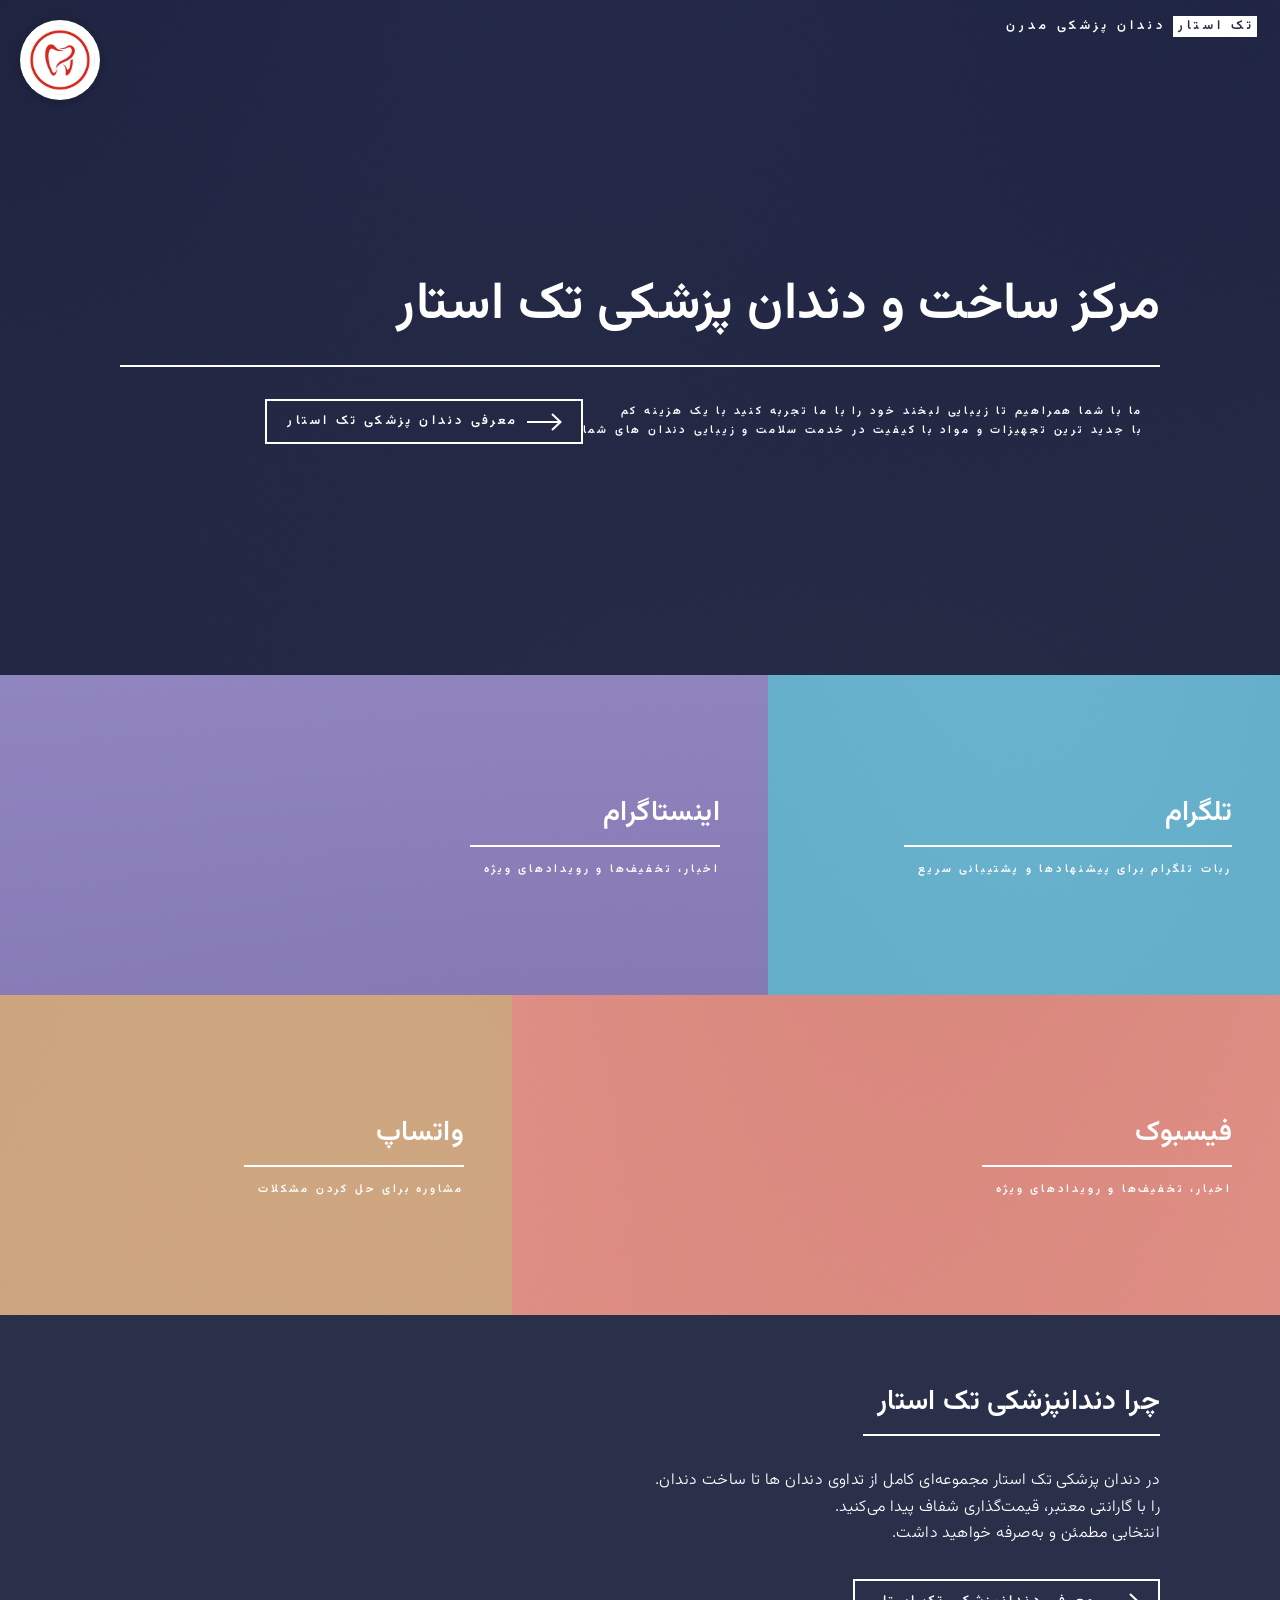
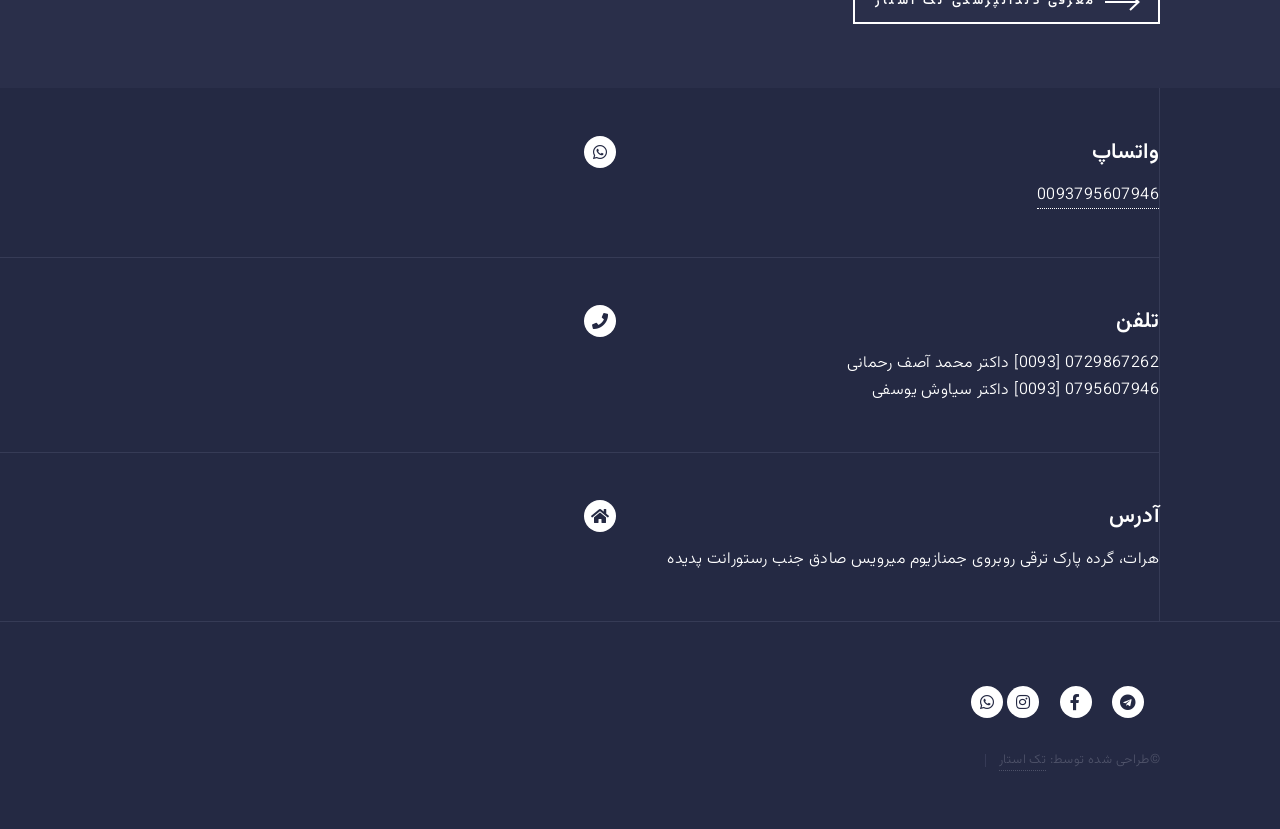
<file: index.html>
<!DOCTYPE HTML>
<!--
	Forty by HTML5 UP
	html5up.net | @ajlkn
	Free for personal and commercial use under the CCA 3.0 license (html5up.net/license)
-->
<html lang="fa" dir="rtl">
	<head>
		<title>Tak Star - دندان پزشکی مدرن تک استار</title>
		<meta charset="utf-8" />
		<meta name="viewport" content="width=device-width, initial-scale=1, user-scalable=no" />
		<link rel="stylesheet" href="assets/css/main.css" />
		<noscript><link rel="stylesheet" href="assets/css/noscript.css" /></noscript>
	</head>
	<body class="is-preload">
		<span class="logo-top-left"><img src="images/logo.jpg" alt="لوگوی Amini Mart"></span>
		<!-- Wrapper -->
			<div id="wrapper">

				<!-- Header -->
					<header id="header" class="alt">
						<a href="index.html" class="logo"><strong>تک استار</strong> <span>دندان پزشکی مدرن </span></a>
						</header>

				<!-- Banner -->
					<section id="banner" class="major">
						<div class="inner">
							<header class="major">
								<h1> مرکز ساخت و دندان پزشکی تک استار</h1>
							</header>
							<div class="content">
 								<p>ما با شما همراهیم تا زیبایی لبخند خود را با ما تجربه کنید با یک هزینه کم </br>
								با جدید ترین تجهیزات و مواد با کیفیت در خدمت سلامت و زیبایی دندان های شما
								</p>
								<ul class="actions">
									<li><a href="elements.html" class="button next scrolly">معرفی دندان پزشکی تک استار</a></li>
								</ul>
							</div>
						</div>
					</section>

				<!-- Main -->
					<div id="main">

						<!-- One -->
							<section id="one" class="tiles">
							
								<article>
									<span class="image">
										<img src="images/pic02.jpg" alt="" />
									</span>
								<header class="major">
									<h3><a href="https://t.me/takstar50" class="link">تلگرام</a></h3>
									<p>ربات تلگرام برای پیشنهادها و پشتیبانی سریع</p>
								</header>
								</article>
								<article>
									<span class="image">
										<img src="images/pic03.jpg" alt="" />
									</span>
								<header class="major">
									<h3><a href="https://www.instagram.com/takstar4679?igsi=MXEydGhycTV1d21rMQ==" class="link">اینستاگرام</a></h3>
											<p>اخبار، تخفیف‌ها و رویدادهای ویژه</p>
								</header>
								</article>
								<article>
									<span class="image">
										<img src="images/pic04.jpg" alt="" />
									</span>
								<header class="major">
									<h3><a href="https://www.facebook.com/share/18fJfSo5MV/" class="link">فیسبوک</a></h3>
									<p>اخبار، تخفیف‌ها و رویدادهای ویژه</p>
								</header>
								</article>
								<article>
									<span class="image">
										<img src="images/pic05.jpg" alt="" />
									</span>
									<header class="major">
										<h3><a href="https://wa.me/93795607946" class="link">واتساپ</a></h3>
										
										<p>مشاوره برای حل کردن مشکلات </p>
									</header>
								</article>
							</section>

						<!-- Two -->
							<section id="two">
								<div class="inner">
							<header class="major">
								<h2>چرا دندانپزشکی تک استار</h2>
							</header>
							<p>در دندان پزشکی تک استار مجموعه‌ای کامل از تداوی دندان ها تا ساخت دندان. </br>
را با گارانتی معتبر،  قیمت‌گذاری شفاف پیدا می‌کنید. </br>
 انتخابی مطمئن و به‌صرفه خواهید داشت.</p>
							<ul class="actions">
								<li><a href="elements.html" class="button next">  معرفی دندانپزشکی تک استار</a></li>
							</ul>
								</div>
							</section>

					</div>

				<!-- Contact -->
					<section id="contact">
						<div class="inner">
							
							<section class="split">
								<section>
									<div class="contact-method">
											<span class="icon brands alt fa-whatsapp"></span>
											<h3>واتساپ</h3>
								
										<a href="https://wa.me/93795607946">0093795607946</a>
									</div>
								</section>
								<section>
									<div class="contact-method">
											<span class="icon solid alt fa-phone"></span>
											<h3>تلفن</h3>
											<span>0729867262 [0093]   داکتر محمد آصف رحمانی</span><br>
											<span>0795607946 [0093]  داکتر سیاوش یوسفی </span>
											
									</div>
								</section>
								<section>
									<div class="contact-method">
											<span class="icon solid alt fa-home"></span>
											<h3>آدرس</h3>
											<span>هرات، گرده پارک ترقی روبروی جمنازیوم میرویس صادق جنب رستورانت پدیده </span>
									</div>
								</section>
							</section>
						</div>
					</section>

				<!-- Footer -->
					<footer id="footer">
						<div class="inner">
							<ul class="icons">
<li><a href="https://t.me/takstar50" class="icon brands alt fa-telegram"><span class="label">Telegram</span></a></li>
								<li><a href="https://www.facebook.com/share/18fJfSo5MV/" class="icon brands alt fa-facebook-f"><span class="label">Facebook</span></a></li>
								<li><a href="https://www.instagram.com/takstar4679?igsi=MXEydGhycTV1d21rMQ==" class="icon brands alt fa-instagram"><span class="label">Instagram</span></a></li>
								<li><a href="https://wa.me/93795607946" class="icon brands alt fa-whatsapp"><span class="label">WhatsApp</span></a></li>
														</ul>
							<ul class="copyright">
								<li>&copy;</li><li>طراحی شده توسط: <a href="https://html5up.net">تک استار</a></li>
							</ul>
						</div>
					</footer>
			</div>

		<!-- Scripts -->
			<script src="assets/js/jquery.min.js"></script>
			<script src="assets/js/jquery.scrolly.min.js"></script>
			<script src="assets/js/jquery.scrollex.min.js"></script>
			<script src="assets/js/browser.min.js"></script>
			<script src="assets/js/breakpoints.min.js"></script>
			<script src="assets/js/util.js"></script>
			<script src="assets/js/main.js"></script>

	</body>
</html>
</file>
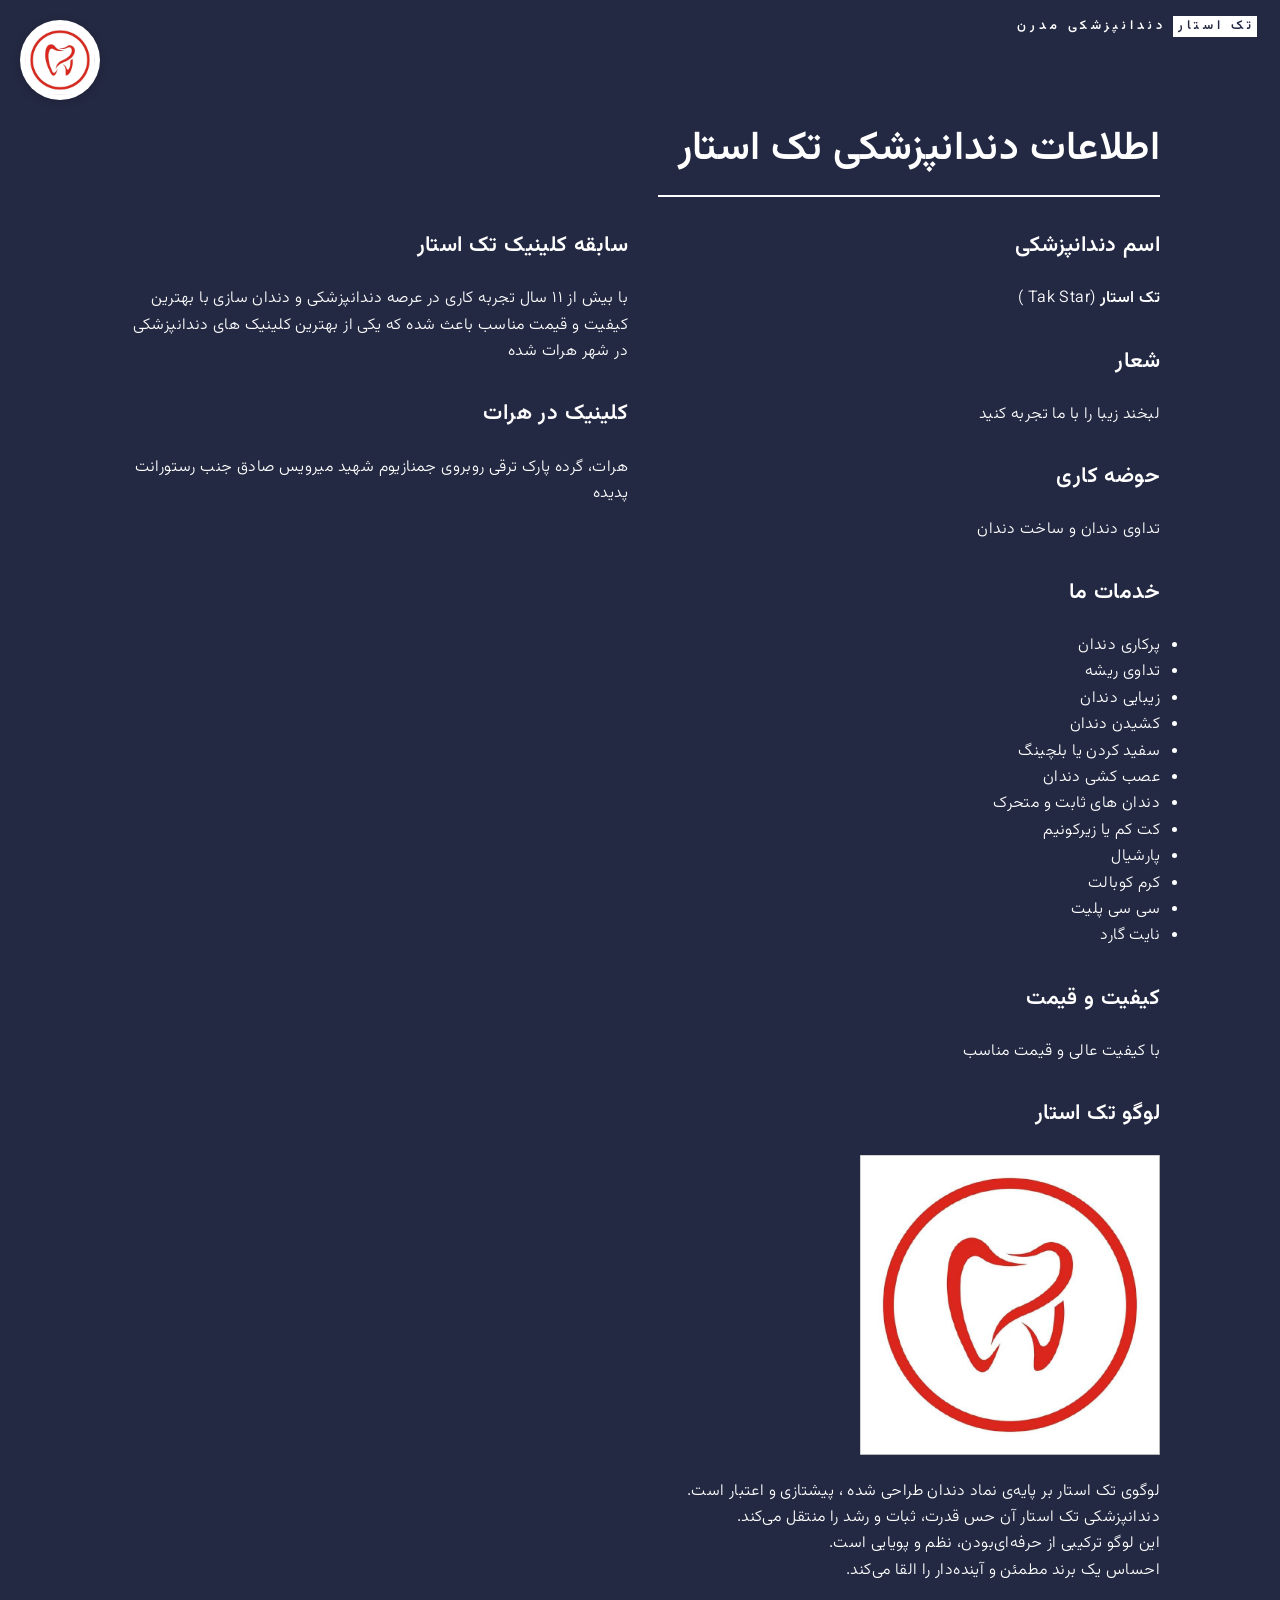
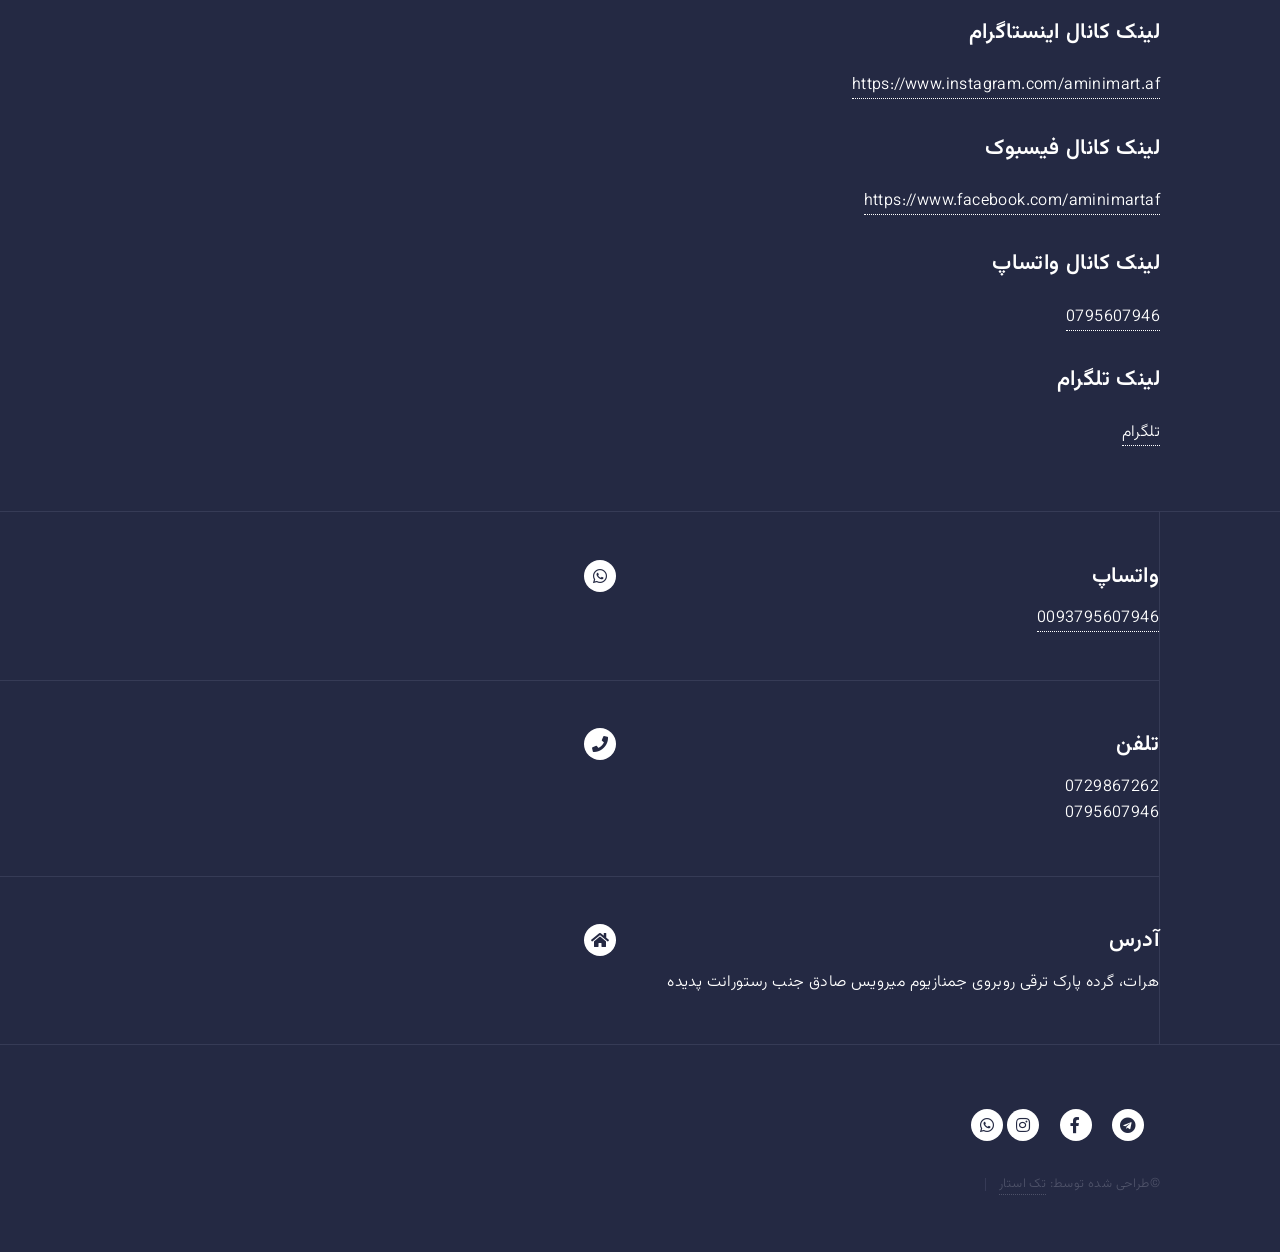
<file: elements.html>
<!DOCTYPE HTML>
<!--
	Forty by HTML5 UP
	html5up.net | @ajlkn
	Free for personal and commercial use under the CCA 3.0 license (html5up.net/license)
-->
<html lang="fa" dir="rtl">
	<head>
		<title>دندانپزشکی تک استار</title>
		<meta charset="utf-8" />
		<meta name="viewport" content="width=device-width, initial-scale=1, user-scalable=no" />
		<link rel="stylesheet" href="assets/css/main.css" />
		<noscript><link rel="stylesheet" href="assets/css/noscript.css" /></noscript>
	</head>
	<body class="is-preload">

		<span class="logo-top-left"><img src="images/logo.jpg" alt="لوگوی tak star "></span>
		<!-- Wrapper -->
			<div id="wrapper">

				<!-- Header -->
					<header id="header" class="alt">
						<a href="index.html" class="logo"><strong>‌تک استار</strong> <span>دندانپزشکی مدرن </span></a>
					</header>

				<!-- Main -->
					<div id="main" class="alt">

						<!-- One -->
							<section id="one">
								<div class="inner">
									<header class="major">
										<h1>اطلاعات دندانپزشکی تک استار</h1>
									</header>

									<!-- Content -->
										<div class="row">
											<div class="col-6 col-12-medium">
												<h3>اسم دندانپزشکی</h3>
												<p><strong>تک استار‌‌</strong> (Tak Star )</p>

												<h3>شعار</h3>
												<p>لبخند زیبا را با ما تجربه کنید</p>

												<h3>حوضه کاری</h3>
												<p>تداوی دندان و ساخت دندان </p>

												<h3>خدمات ما  </h3>
												<ul>
													<li>پرکاری دندان</li>
													<li>تداوی ریشه </li>
													<li>زیبایی دندان</li>
													<li>کشیدن دندان</li>
													<li>سفید کردن یا بلچینگ</li>
													<li>عصب کشی دندان</li>
													<li>دندان های ثابت و متحرک</li>
													<li>کت کم یا زیرکونیم</li>
													<li>پارشیال</li>
													<li>کرم کوبالت</li>
													<li>سی سی پلیت </li>
													<li>نایت گارد</li>
												</ul>

												<h3>کیفیت و قیمت</h3>
												<p>با کیفیت عالی و قیمت مناسب</p>

												<h3>لوگو تک استار</h3>
												<span class="image logo-image"><img src="images/logo.jpg" alt="لوگوی Tak Star "></span>
												<p>لوگوی تک استار بر پایه‌ی نماد دندان طراحی شده ، پیشتازی و اعتبار است.  </br>
												
دندانپزشکی تک استار آن حس قدرت، ثبات و رشد را منتقل می‌کند.</br>

             این لوگو ترکیبی از حرفه‌ای‌بودن، نظم و پویایی است.</br>
			 
  احساس یک برند مطمئن و آینده‌دار را القا می‌کند. 	</p>

												
							
												
												<h3>لینک کانال اینستاگرام</h3>
												<p><a href="https://www.instagram.com/takstar4679?igsi=MXEydGhycTV1d21rMQ==" target="_blank">https://www.instagram.com/aminimart.af</a></p>

												<h3>لینک کانال فیسبوک</h3>
												<p><a href="https://www.facebook.com/share/18fJfSo5MV/" target="_blank">https://www.facebook.com/aminimartaf</a></p>

												<h3>لینک کانال واتساپ</h3>
												<p><a href="https://wa.me/93795607946">0795607946</a></p>

												
												<h3>لینک تلگرام</h3>
												<p><a href="https://t.me/takstar50" class="link"> تلگرام</a></p>

											</div>
											<div class="col-6 col-12-medium">
									
												<h3>سابقه کلینیک تک استار</h3>
												<p>با بیش از ۱۱ سال تجربه کاری در عرصه دندانپزشکی و دندان سازی با بهترین کیفیت و قیمت مناسب باعث شده که یکی از بهترین کلینیک های دندانپزشکی در شهر هرات شده</p>

												<h3>کلینیک در هرات</h3>
												<p>هرات، گرده پارک ترقی روبروی جمنازیوم شهید میرویس صادق جنب رستورانت پدیده </p>

											</div>
										</div>

								</div>
							</section>

					</div>

				<!-- Contact -->
					<section id="contact">
						<div class="inner">
							<section class="split">
								<section>
									<div class="contact-method">
										<span class="icon brands alt fa-whatsapp"></span>
										<h3>واتساپ</h3>
										<a href="https://wa.me/93795607946">0093795607946</a>
									</div>
								</section>
								<section>
									<div class="contact-method">
										<span class="icon solid alt fa-phone"></span>
										<h3>تلفن</h3>
										<span>0729867262</span><br>
										<span>0795607946</span>
									</div>
								</section>
								<section>
									<div class="contact-method">
										<span class="icon solid alt fa-home"></span>
										<h3>آدرس</h3>
										
										<span>هرات، گرده پارک ترقی روبروی جمنازیوم میرویس صادق جنب رستورانت پدیده </span>
									</div>
								</section>
							</section>
						</div>
					</section>

				<!-- Footer -->
					<footer id="footer">
						<div class="inner">
							<ul class="icons">
								<li><a href="https://t.me/takstar50" class="icon brands alt fa-telegram"><span class="label">Telegram</span></a></li>
								<li><a href="https://www.facebook.com/share/18fJfSo5MV/" class="icon brands alt fa-facebook-f"><span class="label">Facebook</span></a></li>
								<li><a href="https://www.instagram.com/takstar4679?igsi=MXEydGhycTV1d21rMQ==" class="icon brands alt fa-instagram"><span class="label">Instagram</span></a></li>
								<li><a href="https://wa.me/93795607946" class="icon brands alt fa-whatsapp"><span class="label">WhatsApp</span></a></li>
													</ul>
							<ul class="copyright">
								<li>&copy;</li><li>طراحی شده توسط: <a href="https://html5up.net"> تک استار</a></li>
							</ul>
						</div>
					</footer>

			</div>

		<!-- Scripts -->
			<script src="assets/js/jquery.min.js"></script>
			<script src="assets/js/jquery.scrolly.min.js"></script>
			<script src="assets/js/jquery.scrollex.min.js"></script>
			<script src="assets/js/browser.min.js"></script>
			<script src="assets/js/breakpoints.min.js"></script>
			<script src="assets/js/util.js"></script>
			<script src="assets/js/main.js"></script>

	</body>
</html>
</file>
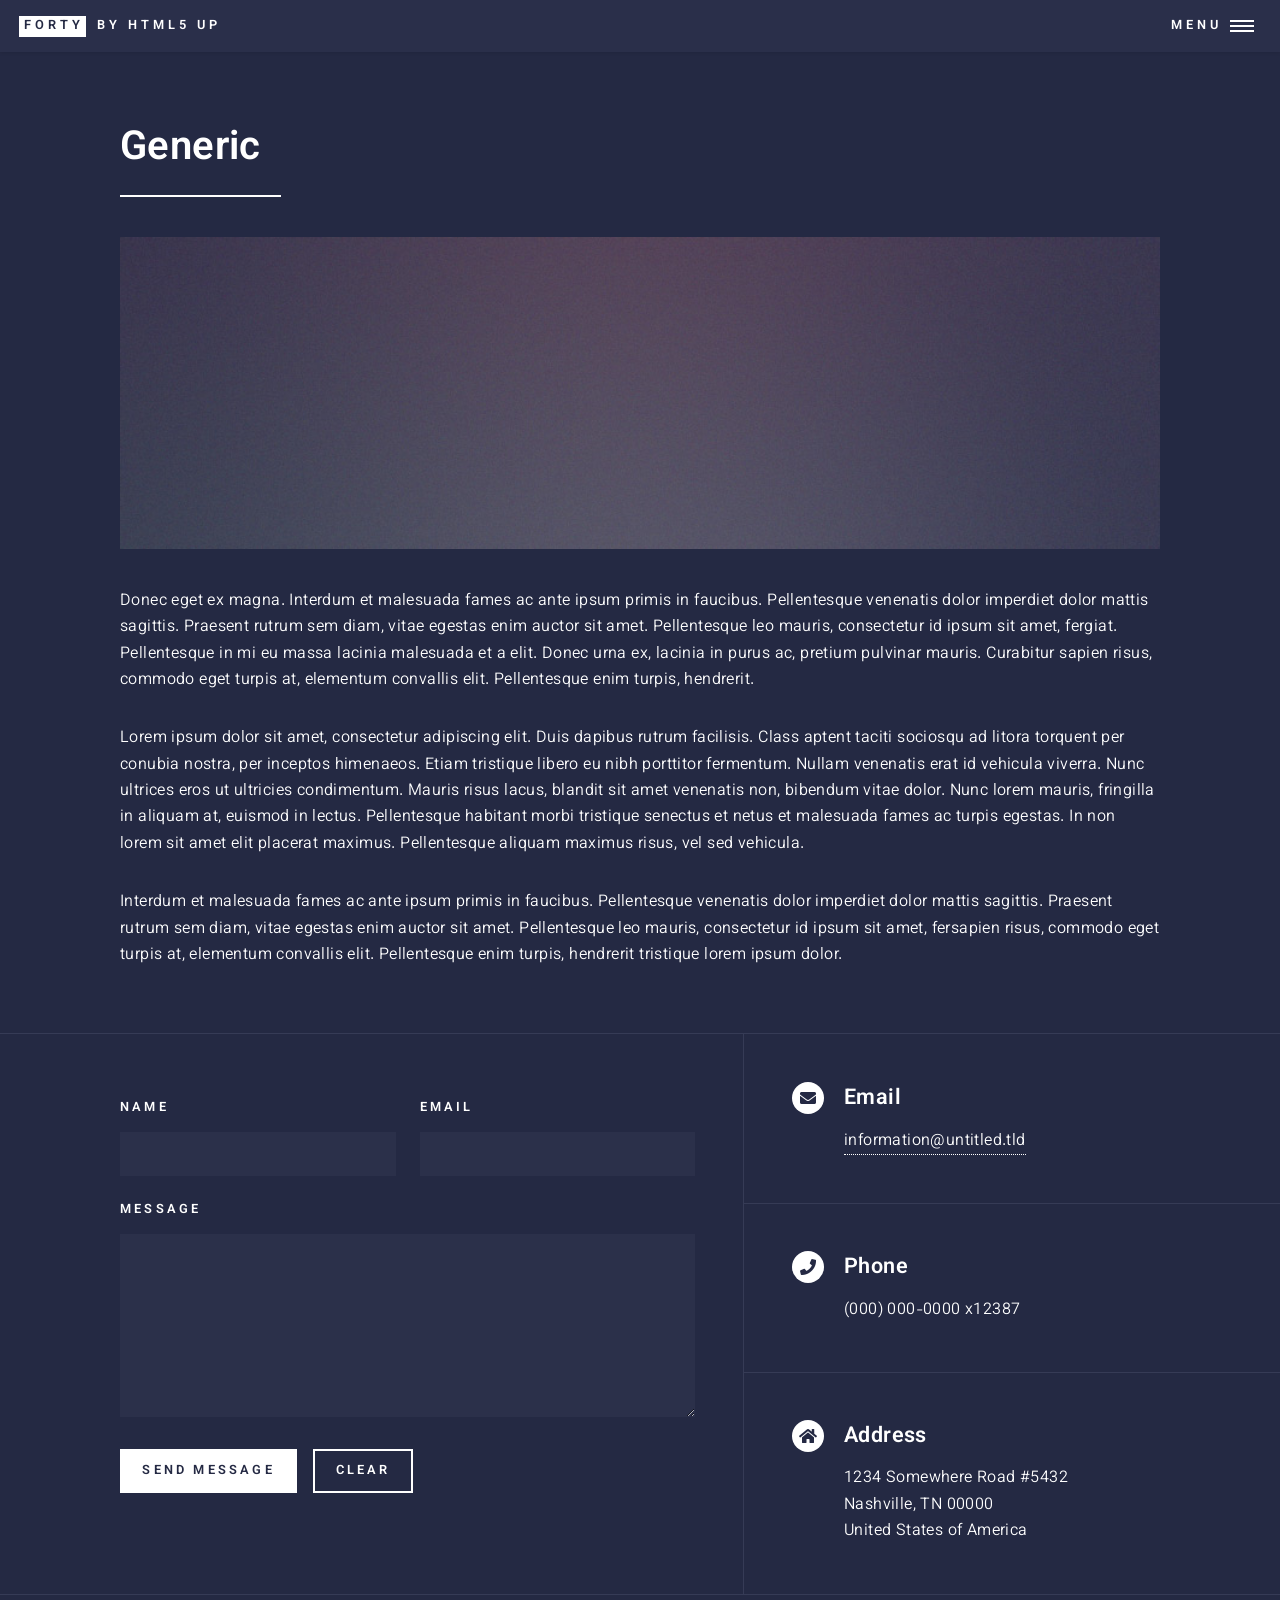
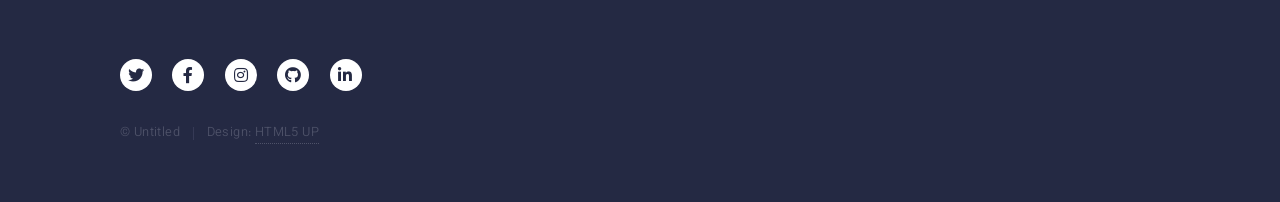
<file: generic.html>
<!DOCTYPE HTML>
<!--
	Forty by HTML5 UP
	html5up.net | @ajlkn
	Free for personal and commercial use under the CCA 3.0 license (html5up.net/license)
-->
<html>
	<head>
		<title>Generic - Forty by HTML5 UP</title>
		<meta charset="utf-8" />
		<meta name="viewport" content="width=device-width, initial-scale=1, user-scalable=no" />
		<link rel="stylesheet" href="assets/css/main.css" />
		<noscript><link rel="stylesheet" href="assets/css/noscript.css" /></noscript>
	</head>
	<body class="is-preload">

		<!-- Wrapper -->
			<div id="wrapper">

				<!-- Header -->
					<header id="header">
						<a href="index.html" class="logo"><strong>Forty</strong> <span>by HTML5 UP</span></a>
						<nav>
							<a href="#menu">Menu</a>
						</nav>
					</header>

				<!-- Menu -->
					<nav id="menu">
						<ul class="links">
							<li><a href="index.html">Home</a></li>
							<li><a href="landing.html">Landing</a></li>
							<li><a href="generic.html">Generic</a></li>
							<li><a href="elements.html">Elements</a></li>
						</ul>
						<ul class="actions stacked">
							<li><a href="#" class="button primary fit">Get Started</a></li>
							<li><a href="#" class="button fit">Log In</a></li>
						</ul>
					</nav>

				<!-- Main -->
					<div id="main" class="alt">

						<!-- One -->
							<section id="one">
								<div class="inner">
									<header class="major">
										<h1>Generic</h1>
									</header>
									<span class="image main"><img src="images/pic11.jpg" alt="" /></span>
									<p>Donec eget ex magna. Interdum et malesuada fames ac ante ipsum primis in faucibus. Pellentesque venenatis dolor imperdiet dolor mattis sagittis. Praesent rutrum sem diam, vitae egestas enim auctor sit amet. Pellentesque leo mauris, consectetur id ipsum sit amet, fergiat. Pellentesque in mi eu massa lacinia malesuada et a elit. Donec urna ex, lacinia in purus ac, pretium pulvinar mauris. Curabitur sapien risus, commodo eget turpis at, elementum convallis elit. Pellentesque enim turpis, hendrerit.</p>
									<p>Lorem ipsum dolor sit amet, consectetur adipiscing elit. Duis dapibus rutrum facilisis. Class aptent taciti sociosqu ad litora torquent per conubia nostra, per inceptos himenaeos. Etiam tristique libero eu nibh porttitor fermentum. Nullam venenatis erat id vehicula viverra. Nunc ultrices eros ut ultricies condimentum. Mauris risus lacus, blandit sit amet venenatis non, bibendum vitae dolor. Nunc lorem mauris, fringilla in aliquam at, euismod in lectus. Pellentesque habitant morbi tristique senectus et netus et malesuada fames ac turpis egestas. In non lorem sit amet elit placerat maximus. Pellentesque aliquam maximus risus, vel sed vehicula.</p>
									<p>Interdum et malesuada fames ac ante ipsum primis in faucibus. Pellentesque venenatis dolor imperdiet dolor mattis sagittis. Praesent rutrum sem diam, vitae egestas enim auctor sit amet. Pellentesque leo mauris, consectetur id ipsum sit amet, fersapien risus, commodo eget turpis at, elementum convallis elit. Pellentesque enim turpis, hendrerit tristique lorem ipsum dolor.</p>
								</div>
							</section>

					</div>

				<!-- Contact -->
					<section id="contact">
						<div class="inner">
							<section>
								<form method="post" action="#">
									<div class="fields">
										<div class="field half">
											<label for="name">Name</label>
											<input type="text" name="name" id="name" />
										</div>
										<div class="field half">
											<label for="email">Email</label>
											<input type="text" name="email" id="email" />
										</div>
										<div class="field">
											<label for="message">Message</label>
											<textarea name="message" id="message" rows="6"></textarea>
										</div>
									</div>
									<ul class="actions">
										<li><input type="submit" value="Send Message" class="primary" /></li>
										<li><input type="reset" value="Clear" /></li>
									</ul>
								</form>
							</section>
							<section class="split">
								<section>
									<div class="contact-method">
										<span class="icon solid alt fa-envelope"></span>
										<h3>Email</h3>
										<a href="#">information@untitled.tld</a>
									</div>
								</section>
								<section>
									<div class="contact-method">
										<span class="icon solid alt fa-phone"></span>
										<h3>Phone</h3>
										<span>(000) 000-0000 x12387</span>
									</div>
								</section>
								<section>
									<div class="contact-method">
										<span class="icon solid alt fa-home"></span>
										<h3>Address</h3>
										<span>1234 Somewhere Road #5432<br />
										Nashville, TN 00000<br />
										United States of America</span>
									</div>
								</section>
							</section>
						</div>
					</section>

				<!-- Footer -->
					<footer id="footer">
						<div class="inner">
							<ul class="icons">
								<li><a href="#" class="icon brands alt fa-twitter"><span class="label">Twitter</span></a></li>
								<li><a href="#" class="icon brands alt fa-facebook-f"><span class="label">Facebook</span></a></li>
								<li><a href="#" class="icon brands alt fa-instagram"><span class="label">Instagram</span></a></li>
								<li><a href="#" class="icon brands alt fa-github"><span class="label">GitHub</span></a></li>
								<li><a href="#" class="icon brands alt fa-linkedin-in"><span class="label">LinkedIn</span></a></li>
							</ul>
							<ul class="copyright">
								<li>&copy; Untitled</li><li>Design: <a href="https://html5up.net">HTML5 UP</a></li>
							</ul>
						</div>
					</footer>

			</div>

		<!-- Scripts -->
			<script src="assets/js/jquery.min.js"></script>
			<script src="assets/js/jquery.scrolly.min.js"></script>
			<script src="assets/js/jquery.scrollex.min.js"></script>
			<script src="assets/js/browser.min.js"></script>
			<script src="assets/js/breakpoints.min.js"></script>
			<script src="assets/js/util.js"></script>
			<script src="assets/js/main.js"></script>

	</body>
</html>
</file>
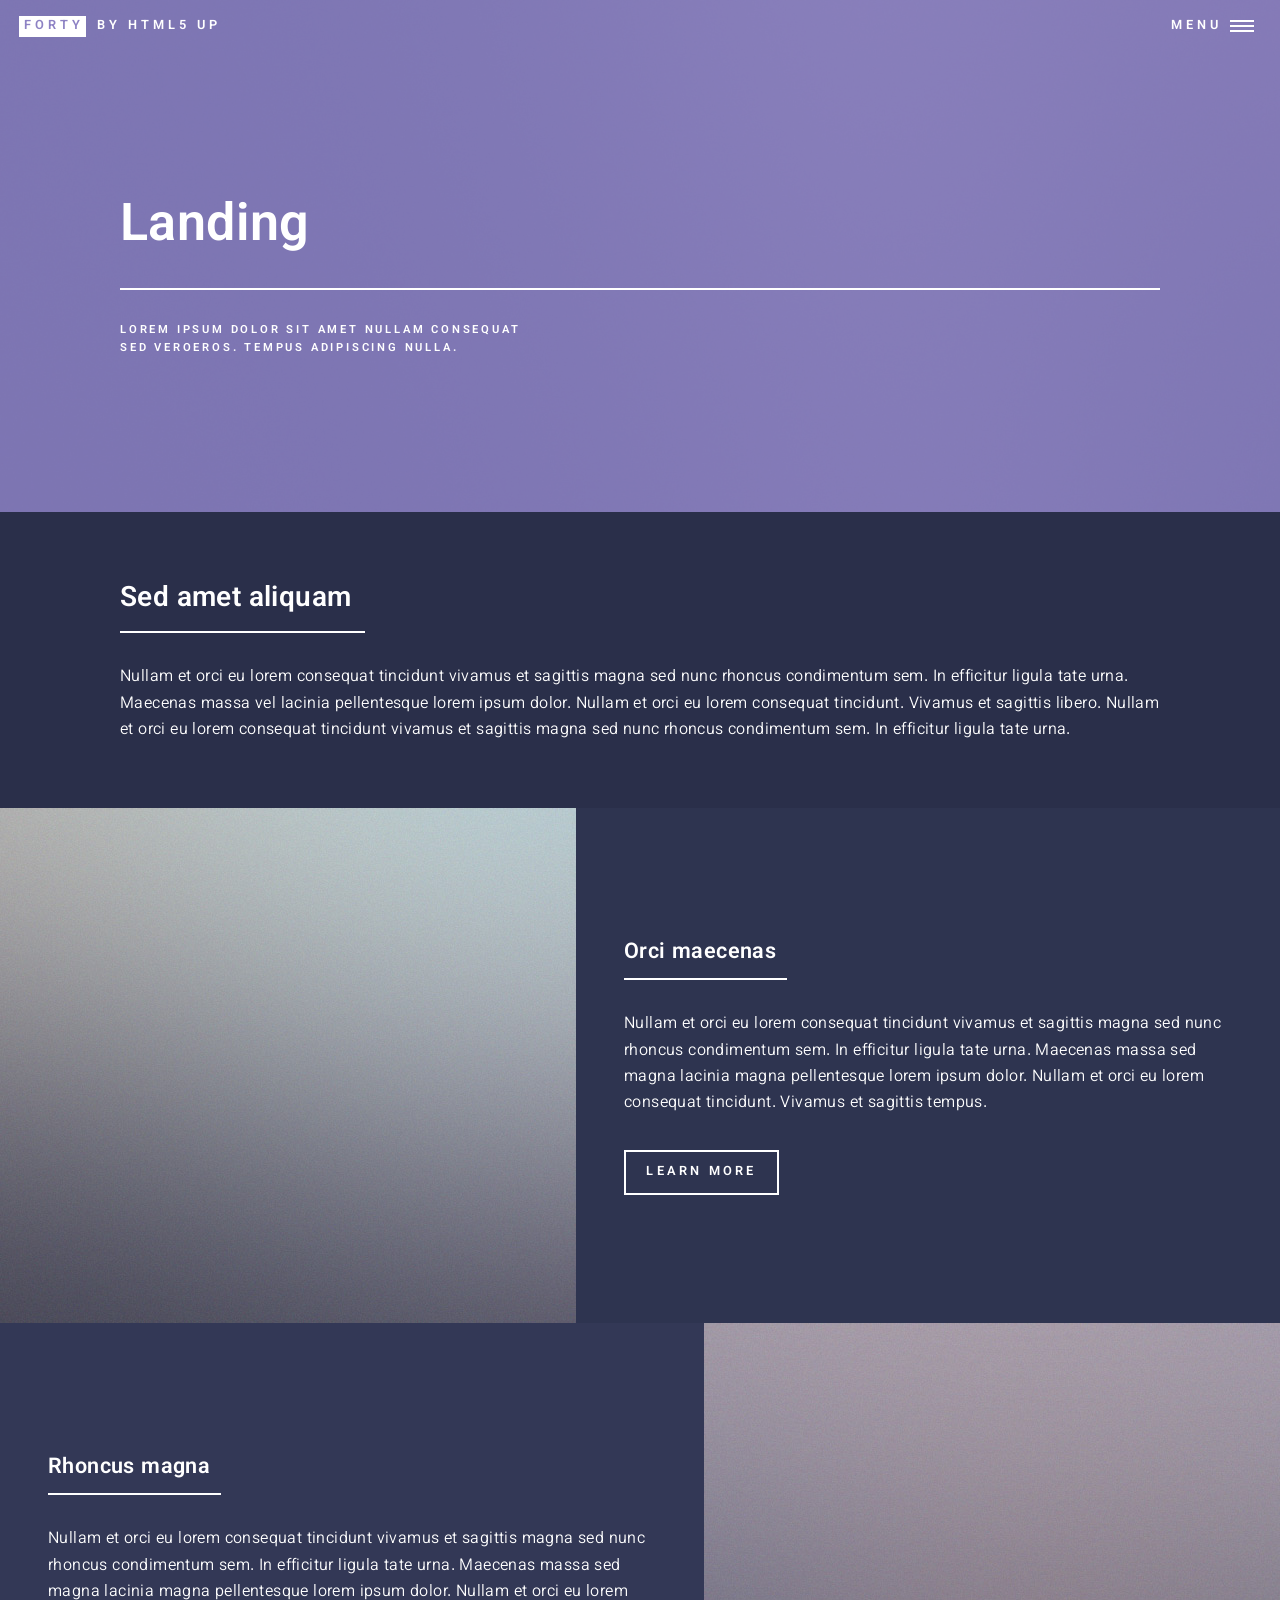
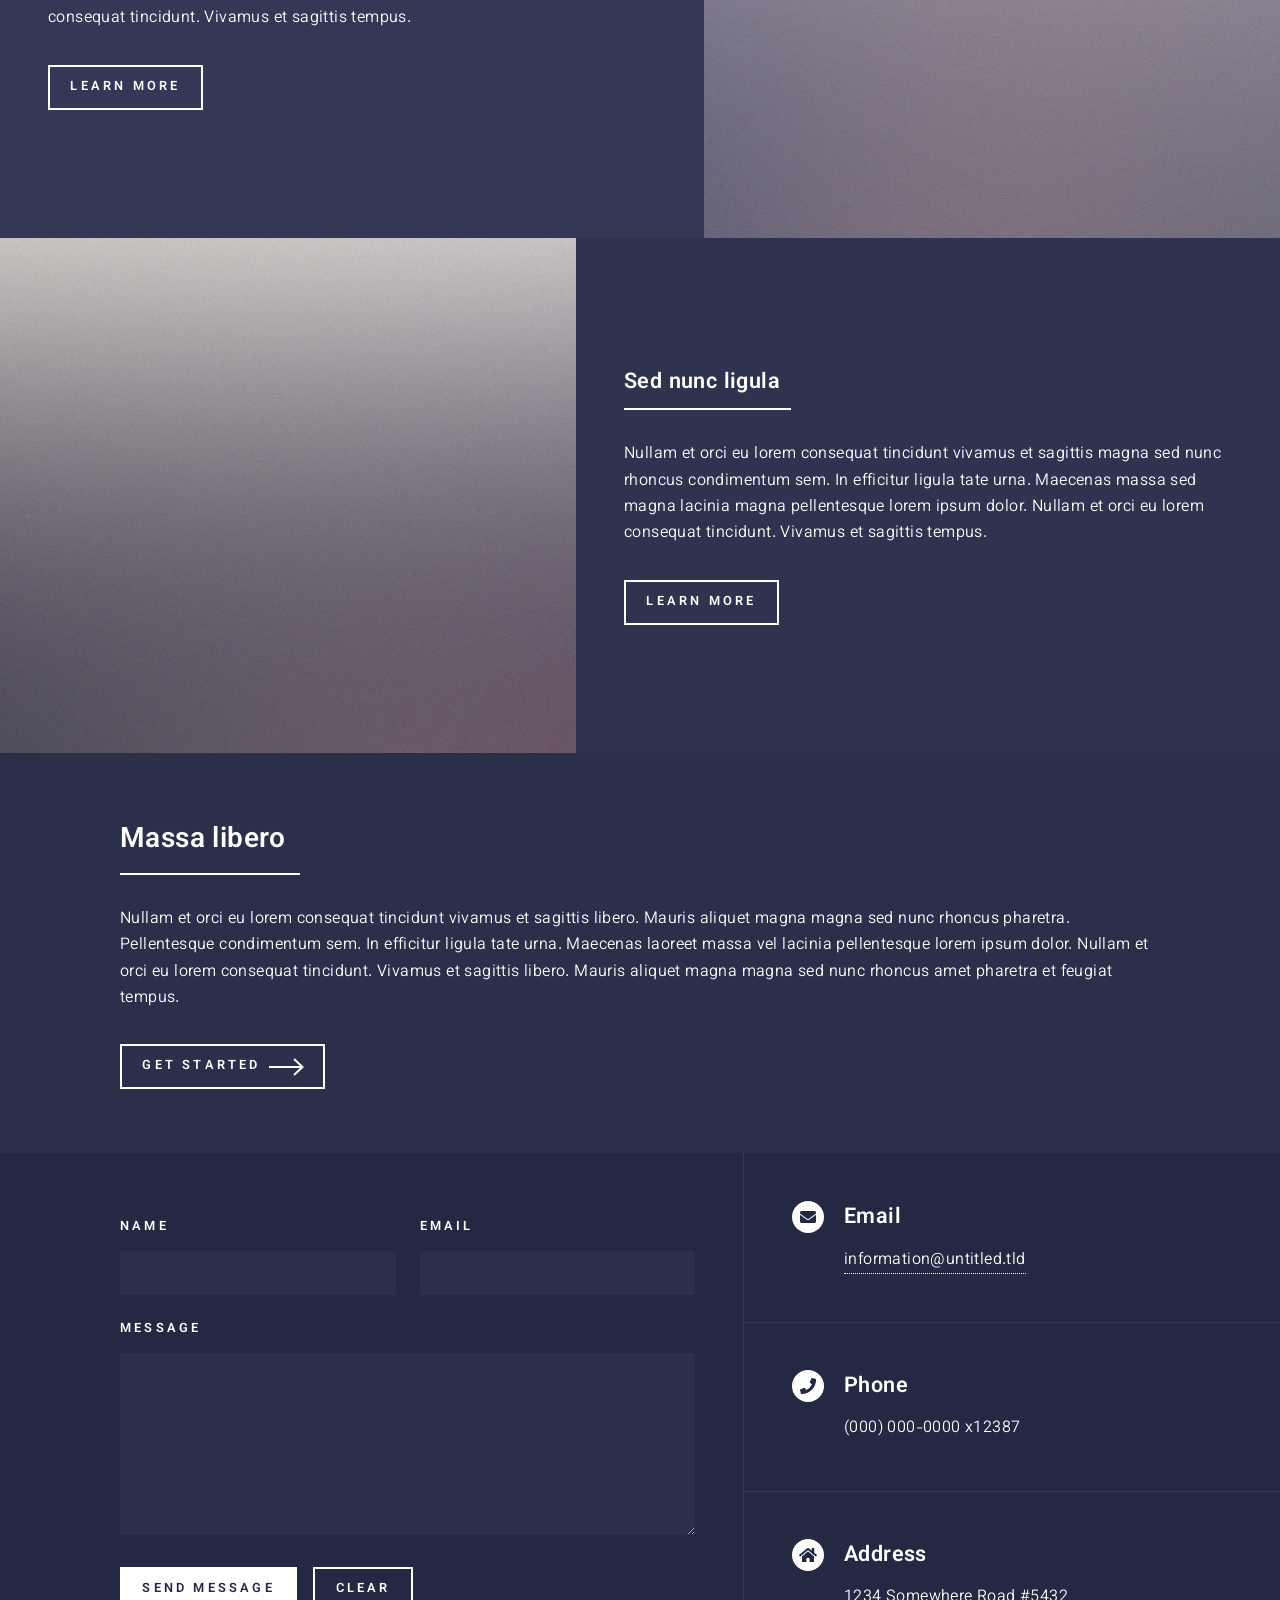
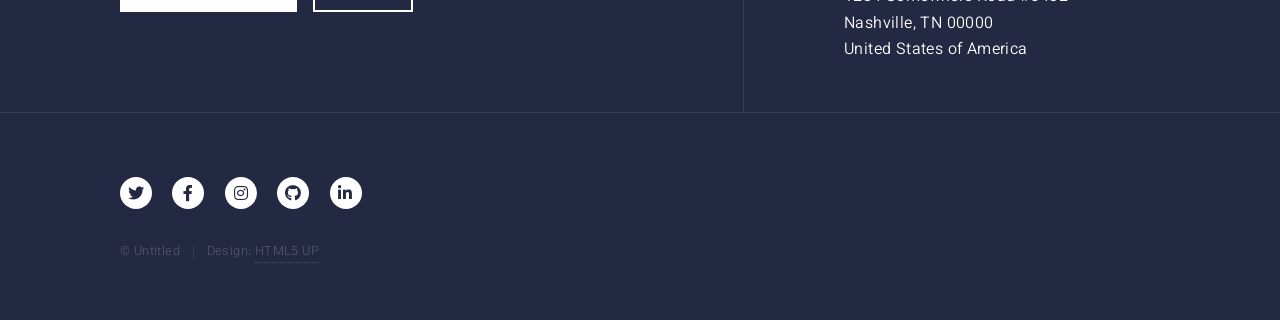
<file: landing.html>
<!DOCTYPE HTML>
<!--
	Forty by HTML5 UP
	html5up.net | @ajlkn
	Free for personal and commercial use under the CCA 3.0 license (html5up.net/license)
-->
<html>
	<head>
		<title>Landing - Forty by HTML5 UP</title>
		<meta charset="utf-8" />
		<meta name="viewport" content="width=device-width, initial-scale=1, user-scalable=no" />
		<link rel="stylesheet" href="assets/css/main.css" />
		<noscript><link rel="stylesheet" href="assets/css/noscript.css" /></noscript>
	</head>
	<body class="is-preload">

		<!-- Wrapper -->
			<div id="wrapper">

				<!-- Header -->
				<!-- Note: The "styleN" class below should match that of the banner element. -->
					<header id="header" class="alt style2">
						<a href="index.html" class="logo"><strong>Forty</strong> <span>by HTML5 UP</span></a>
						<nav>
							<a href="#menu">Menu</a>
						</nav>
					</header>

				<!-- Menu -->
					<nav id="menu">
						<ul class="links">
							<li><a href="index.html">Home</a></li>
							<li><a href="landing.html">Landing</a></li>
							<li><a href="generic.html">Generic</a></li>
							<li><a href="elements.html">Elements</a></li>
						</ul>
						<ul class="actions stacked">
							<li><a href="#" class="button primary fit">Get Started</a></li>
							<li><a href="#" class="button fit">Log In</a></li>
						</ul>
					</nav>

				<!-- Banner -->
				<!-- Note: The "styleN" class below should match that of the header element. -->
					<section id="banner" class="style2">
						<div class="inner">
							<span class="image">
								<img src="images/pic07.jpg" alt="" />
							</span>
							<header class="major">
								<h1>Landing</h1>
							</header>
							<div class="content">
								<p>Lorem ipsum dolor sit amet nullam consequat<br />
								sed veroeros. tempus adipiscing nulla.</p>
							</div>
						</div>
					</section>

				<!-- Main -->
					<div id="main">

						<!-- One -->
							<section id="one">
								<div class="inner">
									<header class="major">
										<h2>Sed amet aliquam</h2>
									</header>
									<p>Nullam et orci eu lorem consequat tincidunt vivamus et sagittis magna sed nunc rhoncus condimentum sem. In efficitur ligula tate urna. Maecenas massa vel lacinia pellentesque lorem ipsum dolor. Nullam et orci eu lorem consequat tincidunt. Vivamus et sagittis libero. Nullam et orci eu lorem consequat tincidunt vivamus et sagittis magna sed nunc rhoncus condimentum sem. In efficitur ligula tate urna.</p>
								</div>
							</section>

						<!-- Two -->
							<section id="two" class="spotlights">
								<section>
									<a href="generic.html" class="image">
										<img src="images/pic08.jpg" alt="" data-position="center center" />
									</a>
									<div class="content">
										<div class="inner">
											<header class="major">
												<h3>Orci maecenas</h3>
											</header>
											<p>Nullam et orci eu lorem consequat tincidunt vivamus et sagittis magna sed nunc rhoncus condimentum sem. In efficitur ligula tate urna. Maecenas massa sed magna lacinia magna pellentesque lorem ipsum dolor. Nullam et orci eu lorem consequat tincidunt. Vivamus et sagittis tempus.</p>
											<ul class="actions">
												<li><a href="generic.html" class="button">Learn more</a></li>
											</ul>
										</div>
									</div>
								</section>
								<section>
									<a href="generic.html" class="image">
										<img src="images/pic09.jpg" alt="" data-position="top center" />
									</a>
									<div class="content">
										<div class="inner">
											<header class="major">
												<h3>Rhoncus magna</h3>
											</header>
											<p>Nullam et orci eu lorem consequat tincidunt vivamus et sagittis magna sed nunc rhoncus condimentum sem. In efficitur ligula tate urna. Maecenas massa sed magna lacinia magna pellentesque lorem ipsum dolor. Nullam et orci eu lorem consequat tincidunt. Vivamus et sagittis tempus.</p>
											<ul class="actions">
												<li><a href="generic.html" class="button">Learn more</a></li>
											</ul>
										</div>
									</div>
								</section>
								<section>
									<a href="generic.html" class="image">
										<img src="images/pic10.jpg" alt="" data-position="25% 25%" />
									</a>
									<div class="content">
										<div class="inner">
											<header class="major">
												<h3>Sed nunc ligula</h3>
											</header>
											<p>Nullam et orci eu lorem consequat tincidunt vivamus et sagittis magna sed nunc rhoncus condimentum sem. In efficitur ligula tate urna. Maecenas massa sed magna lacinia magna pellentesque lorem ipsum dolor. Nullam et orci eu lorem consequat tincidunt. Vivamus et sagittis tempus.</p>
											<ul class="actions">
												<li><a href="generic.html" class="button">Learn more</a></li>
											</ul>
										</div>
									</div>
								</section>
							</section>

						<!-- Three -->
							<section id="three">
								<div class="inner">
									<header class="major">
										<h2>Massa libero</h2>
									</header>
									<p>Nullam et orci eu lorem consequat tincidunt vivamus et sagittis libero. Mauris aliquet magna magna sed nunc rhoncus pharetra. Pellentesque condimentum sem. In efficitur ligula tate urna. Maecenas laoreet massa vel lacinia pellentesque lorem ipsum dolor. Nullam et orci eu lorem consequat tincidunt. Vivamus et sagittis libero. Mauris aliquet magna magna sed nunc rhoncus amet pharetra et feugiat tempus.</p>
									<ul class="actions">
										<li><a href="generic.html" class="button next">Get Started</a></li>
									</ul>
								</div>
							</section>

					</div>

				<!-- Contact -->
					<section id="contact">
						<div class="inner">
							<section>
								<form method="post" action="#">
									<div class="fields">
										<div class="field half">
											<label for="name">Name</label>
											<input type="text" name="name" id="name" />
										</div>
										<div class="field half">
											<label for="email">Email</label>
											<input type="text" name="email" id="email" />
										</div>
										<div class="field">
											<label for="message">Message</label>
											<textarea name="message" id="message" rows="6"></textarea>
										</div>
									</div>
									<ul class="actions">
										<li><input type="submit" value="Send Message" class="primary" /></li>
										<li><input type="reset" value="Clear" /></li>
									</ul>
								</form>
							</section>
							<section class="split">
								<section>
									<div class="contact-method">
										<span class="icon solid alt fa-envelope"></span>
										<h3>Email</h3>
										<a href="#">information@untitled.tld</a>
									</div>
								</section>
								<section>
									<div class="contact-method">
										<span class="icon solid alt fa-phone"></span>
										<h3>Phone</h3>
										<span>(000) 000-0000 x12387</span>
									</div>
								</section>
								<section>
									<div class="contact-method">
										<span class="icon solid alt fa-home"></span>
										<h3>Address</h3>
										<span>1234 Somewhere Road #5432<br />
										Nashville, TN 00000<br />
										United States of America</span>
									</div>
								</section>
							</section>
						</div>
					</section>

				<!-- Footer -->
					<footer id="footer">
						<div class="inner">
							<ul class="icons">
								<li><a href="#" class="icon brands alt fa-twitter"><span class="label">Twitter</span></a></li>
								<li><a href="#" class="icon brands alt fa-facebook-f"><span class="label">Facebook</span></a></li>
								<li><a href="#" class="icon brands alt fa-instagram"><span class="label">Instagram</span></a></li>
								<li><a href="#" class="icon brands alt fa-github"><span class="label">GitHub</span></a></li>
								<li><a href="#" class="icon brands alt fa-linkedin-in"><span class="label">LinkedIn</span></a></li>
							</ul>
							<ul class="copyright">
								<li>&copy; Untitled</li><li>Design: <a href="https://html5up.net">HTML5 UP</a></li>
							</ul>
						</div>
					</footer>

			</div>

		<!-- Scripts -->
			<script src="assets/js/jquery.min.js"></script>
			<script src="assets/js/jquery.scrolly.min.js"></script>
			<script src="assets/js/jquery.scrollex.min.js"></script>
			<script src="assets/js/browser.min.js"></script>
			<script src="assets/js/breakpoints.min.js"></script>
			<script src="assets/js/util.js"></script>
			<script src="assets/js/main.js"></script>

	</body>
</html>
</file>
<file: assets/css/noscript.css>
/*
	Forty by HTML5 UP
	html5up.net | @ajlkn
	Free for personal and commercial use under the CCA 3.0 license (html5up.net/license)
*/

/* Banner */

	body.is-preload #banner:after {
		opacity: 0.85;
	}

	body.is-preload #banner > .inner {
		-moz-filter: none;
		-webkit-filter: none;
		-ms-filter: none;
		filter: none;
		-moz-transform: none;
		-webkit-transform: none;
		-ms-transform: none;
		transform: none;
		opacity: 1;
	}
</file>
<file: assets/css/main.css>
@import url(fontawesome-all.min.css);
@import url("https://fonts.googleapis.com/css?family=Source+Sans+Pro:300,300italic,600,600italic");
@import url("https://fonts.googleapis.com/css2?family=Vazirmatn:wght@300;400;600&display=swap");

/*
	Forty by HTML5 UP
	html5up.net | @ajlkn
	Free for personal and commercial use under the CCA 3.0 license (html5up.net/license)
*/

html, body, div, span, applet, object,
iframe, h1, h2, h3, h4, h5, h6, p, blockquote,
pre, a, abbr, acronym, address, big, cite,
code, del, dfn, em, img, ins, kbd, q, s, samp,
small, strike, strong, sub, sup, tt, var, b,
u, i, center, dl, dt, dd, ol, ul, li, fieldset,
form, label, legend, table, caption, tbody,
tfoot, thead, tr, th, td, article, aside,
canvas, details, embed, figure, figcaption,
footer, header, hgroup, menu, nav, output, ruby,
section, summary, time, mark, audio, video {
	margin: 0;
	padding: 0;
	border: 0;
	font-size: 100%;
	font: inherit;
	vertical-align: baseline;}

article, aside, details, figcaption, figure,
footer, header, hgroup, menu, nav, section {
	display: block;}

body {
	line-height: 1;
}

ol, ul {
	list-style: none;
}

blockquote, q {
	quotes: none;
}

	blockquote:before, blockquote:after, q:before, q:after {
		content: '';
		content: none;
	}

table {
	border-collapse: collapse;
	border-spacing: 0;
}

body {
	-webkit-text-size-adjust: none;
}

mark {
	background-color: transparent;
	color: inherit;
}

input::-moz-focus-inner {
	border: 0;
	padding: 0;
}

input, select, textarea {
	-moz-appearance: none;
	-webkit-appearance: none;
	-ms-appearance: none;
	appearance: none;
}

/* Basic */

	@-ms-viewport {
		width: device-width;
	}

	body {
		-ms-overflow-style: scrollbar;
	}

	@media screen and (max-width: 480px) {

		html, body {
			min-width: 320px;
		}

	}

	html {
		box-sizing: border-box;
	}

	*, *:before, *:after {
		box-sizing: inherit;
	}

	body {
		background: #242943;
	}

		body.is-preload *, body.is-preload *:before, body.is-preload *:after {
			-moz-animation: none !important;
			-webkit-animation: none !important;
			-ms-animation: none !important;
			animation: none !important;
			-moz-transition: none !important;
			-webkit-transition: none !important;
			-ms-transition: none !important;
			transition: none !important;
		}

/* Type */

    body, input, select, textarea {
        color: #ffffff;
        font-family: "Vazirmatn", "Source Sans Pro", Helvetica, sans-serif;
        font-size: 17pt;
        font-weight: 300;
        letter-spacing: 0.025em;
        line-height: 1.65;
    }

		@media screen and (max-width: 1680px) {

			body, input, select, textarea {
				font-size: 14pt;
			}

		}

		@media screen and (max-width: 1280px) {

			body, input, select, textarea {
				font-size: 12pt;
			}

		}

		@media screen and (max-width: 360px) {

			body, input, select, textarea {
				font-size: 11pt;
			}

		}

	a {
		-moz-transition: color 0.2s ease-in-out, border-bottom-color 0.2s ease-in-out;
		-webkit-transition: color 0.2s ease-in-out, border-bottom-color 0.2s ease-in-out;
		-ms-transition: color 0.2s ease-in-out, border-bottom-color 0.2s ease-in-out;
		transition: color 0.2s ease-in-out, border-bottom-color 0.2s ease-in-out;
		border-bottom: dotted 1px;
		color: inherit;
		text-decoration: none;
	}

		a:hover {
			border-bottom-color: transparent;
			color: #9bf1ff !important;
		}

		a:active {
			color: #53e3fb !important;
		}

	strong, b {
		color: #ffffff;
		font-weight: 600;
	}

	em, i {
		font-style: italic;
	}

	p {
		margin: 0 0 2em 0;
	}

	h1, h2, h3, h4, h5, h6 {
		color: #ffffff;
		font-weight: 600;
		line-height: 1.65;
		margin: 0 0 1em 0;
	}

		h1 a, h2 a, h3 a, h4 a, h5 a, h6 a {
			color: inherit;
			border-bottom: 0;
		}

	h1 {
		font-size: 2.5em;
	}

	h2 {
		font-size: 1.75em;
	}

	h3 {
		font-size: 1.35em;
	}

	h4 {
		font-size: 1.1em;
	}

	h5 {
		font-size: 0.9em;
	}

	h6 {
		font-size: 0.7em;
	}

	@media screen and (max-width: 736px) {

		h1 {
			font-size: 2em;
		}

		h2 {
			font-size: 1.5em;
		}

		h3 {
			font-size: 1.25em;
		}

	}

	sub {
		font-size: 0.8em;
		position: relative;
		top: 0.5em;
	}

	sup {
		font-size: 0.8em;
		position: relative;
		top: -0.5em;
	}

	blockquote {
		border-left: solid 4px rgba(212, 212, 255, 0.1);
		font-style: italic;
		margin: 0 0 2em 0;
		padding: 0.5em 0 0.5em 2em;
	}

	code {
		background: rgba(212, 212, 255, 0.035);
		font-family: "Courier New", monospace;
		font-size: 0.9em;
		margin: 0 0.25em;
		padding: 0.25em 0.65em;
	}

	pre {
		-webkit-overflow-scrolling: touch;
		font-family: "Courier New", monospace;
		font-size: 0.9em;
		margin: 0 0 2em 0;
	}

		pre code {
			display: block;
			line-height: 1.75;
			padding: 1em 1.5em;
			overflow-x: auto;
		}

	hr {
		border: 0;
		border-bottom: solid 1px rgba(212, 212, 255, 0.1);
		margin: 2em 0;
	}

		hr.major {
			margin: 3em 0;
		}

	.align-left {
		text-align: left;
	}

	.align-center {
		text-align: center;
	}

	.align-right {
		text-align: right;
	}

/* Row */

	.row {
		display: flex;
		flex-wrap: wrap;
		box-sizing: border-box;
		align-items: stretch;
	}

		.row > * {
			box-sizing: border-box;
		}

		.row.gtr-uniform > * > :last-child {
			margin-bottom: 0;
		}

		.row.aln-left {
			justify-content: flex-start;
		}

		.row.aln-center {
			justify-content: center;
		}

		.row.aln-right {
			justify-content: flex-end;
		}

		.row.aln-top {
			align-items: flex-start;
		}

		.row.aln-middle {
			align-items: center;
		}

		.row.aln-bottom {
			align-items: flex-end;
		}

		.row > .imp {
			order: -1;
		}

		.row > .col-1 {
			width: 8.33333%;
		}

		.row > .off-1 {
			margin-left: 8.33333%;
		}

		.row > .col-2 {
			width: 16.66667%;
		}

		.row > .off-2 {
			margin-left: 16.66667%;
		}

		.row > .col-3 {
			width: 25%;
		}

		.row > .off-3 {
			margin-left: 25%;
		}

		.row > .col-4 {
			width: 33.33333%;
		}

		.row > .off-4 {
			margin-left: 33.33333%;
		}

		.row > .col-5 {
			width: 41.66667%;
		}

		.row > .off-5 {
			margin-left: 41.66667%;
		}

		.row > .col-6 {
			width: 50%;
		}

		.row > .off-6 {
			margin-left: 50%;
		}

		.row > .col-7 {
			width: 58.33333%;
		}

		.row > .off-7 {
			margin-left: 58.33333%;
		}

		.row > .col-8 {
			width: 66.66667%;
		}

		.row > .off-8 {
			margin-left: 66.66667%;
		}

		.row > .col-9 {
			width: 75%;
		}

		.row > .off-9 {
			margin-left: 75%;
		}

		.row > .col-10 {
			width: 83.33333%;
		}

		.row > .off-10 {
			margin-left: 83.33333%;
		}

		.row > .col-11 {
			width: 91.66667%;
		}

		.row > .off-11 {
			margin-left: 91.66667%;
		}

		.row > .col-12 {
			width: 100%;
		}

		.row > .off-12 {
			margin-left: 100%;
		}

		.row.gtr-0 {
			margin-top: 0;
			margin-left: 0em;
		}

			.row.gtr-0 > * {
				padding: 0 0 0 0em;
			}

			.row.gtr-0.gtr-uniform {
				margin-top: 0em;
			}

				.row.gtr-0.gtr-uniform > * {
					padding-top: 0em;
				}

		.row.gtr-25 {
			margin-top: 0;
			margin-left: -0.5em;
		}

			.row.gtr-25 > * {
				padding: 0 0 0 0.5em;
			}

			.row.gtr-25.gtr-uniform {
				margin-top: -0.5em;
			}

				.row.gtr-25.gtr-uniform > * {
					padding-top: 0.5em;
				}

		.row.gtr-50 {
			margin-top: 0;
			margin-left: -1em;
		}

			.row.gtr-50 > * {
				padding: 0 0 0 1em;
			}

			.row.gtr-50.gtr-uniform {
				margin-top: -1em;
			}

				.row.gtr-50.gtr-uniform > * {
					padding-top: 1em;
				}

		.row {
			margin-top: 0;
			margin-left: -2em;
		}

			.row > * {
				padding: 0 0 0 2em;
			}

			.row.gtr-uniform {
				margin-top: -2em;
			}

				.row.gtr-uniform > * {
					padding-top: 2em;
				}

		.row.gtr-150 {
			margin-top: 0;
			margin-left: -3em;
		}

			.row.gtr-150 > * {
				padding: 0 0 0 3em;
			}

			.row.gtr-150.gtr-uniform {
				margin-top: -3em;
			}

				.row.gtr-150.gtr-uniform > * {
					padding-top: 3em;
				}

		.row.gtr-200 {
			margin-top: 0;
			margin-left: -4em;
		}

			.row.gtr-200 > * {
				padding: 0 0 0 4em;
			}

			.row.gtr-200.gtr-uniform {
				margin-top: -4em;
			}

				.row.gtr-200.gtr-uniform > * {
					padding-top: 4em;
				}

		@media screen and (max-width: 1680px) {

			.row {
				display: flex;
				flex-wrap: wrap;
				box-sizing: border-box;
				align-items: stretch;
			}

				.row > * {
					box-sizing: border-box;
				}

				.row.gtr-uniform > * > :last-child {
					margin-bottom: 0;
				}

				.row.aln-left {
					justify-content: flex-start;
				}

				.row.aln-center {
					justify-content: center;
				}

				.row.aln-right {
					justify-content: flex-end;
				}

				.row.aln-top {
					align-items: flex-start;
				}

				.row.aln-middle {
					align-items: center;
				}

				.row.aln-bottom {
					align-items: flex-end;
				}

				.row > .imp-xlarge {
					order: -1;
				}

				.row > .col-1-xlarge {
					width: 8.33333%;
				}

				.row > .off-1-xlarge {
					margin-left: 8.33333%;
				}

				.row > .col-2-xlarge {
					width: 16.66667%;
				}

				.row > .off-2-xlarge {
					margin-left: 16.66667%;
				}

				.row > .col-3-xlarge {
					width: 25%;
				}

				.row > .off-3-xlarge {
					margin-left: 25%;
				}

				.row > .col-4-xlarge {
					width: 33.33333%;
				}

				.row > .off-4-xlarge {
					margin-left: 33.33333%;
				}

				.row > .col-5-xlarge {
					width: 41.66667%;
				}

				.row > .off-5-xlarge {
					margin-left: 41.66667%;
				}

				.row > .col-6-xlarge {
					width: 50%;
				}

				.row > .off-6-xlarge {
					margin-left: 50%;
				}

				.row > .col-7-xlarge {
					width: 58.33333%;
				}

				.row > .off-7-xlarge {
					margin-left: 58.33333%;
				}

				.row > .col-8-xlarge {
					width: 66.66667%;
				}

				.row > .off-8-xlarge {
					margin-left: 66.66667%;
				}

				.row > .col-9-xlarge {
					width: 75%;
				}

				.row > .off-9-xlarge {
					margin-left: 75%;
				}

				.row > .col-10-xlarge {
					width: 83.33333%;
				}

				.row > .off-10-xlarge {
					margin-left: 83.33333%;
				}

				.row > .col-11-xlarge {
					width: 91.66667%;
				}

				.row > .off-11-xlarge {
					margin-left: 91.66667%;
				}

				.row > .col-12-xlarge {
					width: 100%;
				}

				.row > .off-12-xlarge {
					margin-left: 100%;
				}

				.row.gtr-0 {
					margin-top: 0;
					margin-left: 0em;
				}

					.row.gtr-0 > * {
						padding: 0 0 0 0em;
					}

					.row.gtr-0.gtr-uniform {
						margin-top: 0em;
					}

						.row.gtr-0.gtr-uniform > * {
							padding-top: 0em;
						}

				.row.gtr-25 {
					margin-top: 0;
					margin-left: -0.5em;
				}

					.row.gtr-25 > * {
						padding: 0 0 0 0.5em;
					}

					.row.gtr-25.gtr-uniform {
						margin-top: -0.5em;
					}

						.row.gtr-25.gtr-uniform > * {
							padding-top: 0.5em;
						}

				.row.gtr-50 {
					margin-top: 0;
					margin-left: -1em;
				}

					.row.gtr-50 > * {
						padding: 0 0 0 1em;
					}

					.row.gtr-50.gtr-uniform {
						margin-top: -1em;
					}

						.row.gtr-50.gtr-uniform > * {
							padding-top: 1em;
						}

				.row {
					margin-top: 0;
					margin-left: -2em;
				}

					.row > * {
						padding: 0 0 0 2em;
					}

					.row.gtr-uniform {
						margin-top: -2em;
					}

						.row.gtr-uniform > * {
							padding-top: 2em;
						}

				.row.gtr-150 {
					margin-top: 0;
					margin-left: -3em;
				}

					.row.gtr-150 > * {
						padding: 0 0 0 3em;
					}

					.row.gtr-150.gtr-uniform {
						margin-top: -3em;
					}

						.row.gtr-150.gtr-uniform > * {
							padding-top: 3em;
						}

				.row.gtr-200 {
					margin-top: 0;
					margin-left: -4em;
				}

					.row.gtr-200 > * {
						padding: 0 0 0 4em;
					}

					.row.gtr-200.gtr-uniform {
						margin-top: -4em;
					}

						.row.gtr-200.gtr-uniform > * {
							padding-top: 4em;
						}

		}

		@media screen and (max-width: 1280px) {

			.row {
				display: flex;
				flex-wrap: wrap;
				box-sizing: border-box;
				align-items: stretch;
			}

				.row > * {
					box-sizing: border-box;
				}

				.row.gtr-uniform > * > :last-child {
					margin-bottom: 0;
				}

				.row.aln-left {
					justify-content: flex-start;
				}

				.row.aln-center {
					justify-content: center;
				}

				.row.aln-right {
					justify-content: flex-end;
				}

				.row.aln-top {
					align-items: flex-start;
				}

				.row.aln-middle {
					align-items: center;
				}

				.row.aln-bottom {
					align-items: flex-end;
				}

				.row > .imp-large {
					order: -1;
				}

				.row > .col-1-large {
					width: 8.33333%;
				}

				.row > .off-1-large {
					margin-left: 8.33333%;
				}

				.row > .col-2-large {
					width: 16.66667%;
				}

				.row > .off-2-large {
					margin-left: 16.66667%;
				}

				.row > .col-3-large {
					width: 25%;
				}

				.row > .off-3-large {
					margin-left: 25%;
				}

				.row > .col-4-large {
					width: 33.33333%;
				}

				.row > .off-4-large {
					margin-left: 33.33333%;
				}

				.row > .col-5-large {
					width: 41.66667%;
				}

				.row > .off-5-large {
					margin-left: 41.66667%;
				}

				.row > .col-6-large {
					width: 50%;
				}

				.row > .off-6-large {
					margin-left: 50%;
				}

				.row > .col-7-large {
					width: 58.33333%;
				}

				.row > .off-7-large {
					margin-left: 58.33333%;
				}

				.row > .col-8-large {
					width: 66.66667%;
				}

				.row > .off-8-large {
					margin-left: 66.66667%;
				}

				.row > .col-9-large {
					width: 75%;
				}

				.row > .off-9-large {
					margin-left: 75%;
				}

				.row > .col-10-large {
					width: 83.33333%;
				}

				.row > .off-10-large {
					margin-left: 83.33333%;
				}

				.row > .col-11-large {
					width: 91.66667%;
				}

				.row > .off-11-large {
					margin-left: 91.66667%;
				}

				.row > .col-12-large {
					width: 100%;
				}

				.row > .off-12-large {
					margin-left: 100%;
				}

				.row.gtr-0 {
					margin-top: 0;
					margin-left: 0em;
				}

					.row.gtr-0 > * {
						padding: 0 0 0 0em;
					}

					.row.gtr-0.gtr-uniform {
						margin-top: 0em;
					}

						.row.gtr-0.gtr-uniform > * {
							padding-top: 0em;
						}

				.row.gtr-25 {
					margin-top: 0;
					margin-left: -0.375em;
				}

					.row.gtr-25 > * {
						padding: 0 0 0 0.375em;
					}

					.row.gtr-25.gtr-uniform {
						margin-top: -0.375em;
					}

						.row.gtr-25.gtr-uniform > * {
							padding-top: 0.375em;
						}

				.row.gtr-50 {
					margin-top: 0;
					margin-left: -0.75em;
				}

					.row.gtr-50 > * {
						padding: 0 0 0 0.75em;
					}

					.row.gtr-50.gtr-uniform {
						margin-top: -0.75em;
					}

						.row.gtr-50.gtr-uniform > * {
							padding-top: 0.75em;
						}

				.row {
					margin-top: 0;
					margin-left: -1.5em;
				}

					.row > * {
						padding: 0 0 0 1.5em;
					}

					.row.gtr-uniform {
						margin-top: -1.5em;
					}

						.row.gtr-uniform > * {
							padding-top: 1.5em;
						}

				.row.gtr-150 {
					margin-top: 0;
					margin-left: -2.25em;
				}

					.row.gtr-150 > * {
						padding: 0 0 0 2.25em;
					}

					.row.gtr-150.gtr-uniform {
						margin-top: -2.25em;
					}

						.row.gtr-150.gtr-uniform > * {
							padding-top: 2.25em;
						}

				.row.gtr-200 {
					margin-top: 0;
					margin-left: -3em;
				}

					.row.gtr-200 > * {
						padding: 0 0 0 3em;
					}

					.row.gtr-200.gtr-uniform {
						margin-top: -3em;
					}

						.row.gtr-200.gtr-uniform > * {
							padding-top: 3em;
						}

		}

		@media screen and (max-width: 980px) {

			.row {
				display: flex;
				flex-wrap: wrap;
				box-sizing: border-box;
				align-items: stretch;
			}

				.row > * {
					box-sizing: border-box;
				}

				.row.gtr-uniform > * > :last-child {
					margin-bottom: 0;
				}

				.row.aln-left {
					justify-content: flex-start;
				}

				.row.aln-center {
					justify-content: center;
				}

				.row.aln-right {
					justify-content: flex-end;
				}

				.row.aln-top {
					align-items: flex-start;
				}

				.row.aln-middle {
					align-items: center;
				}

				.row.aln-bottom {
					align-items: flex-end;
				}

				.row > .imp-medium {
					order: -1;
				}

				.row > .col-1-medium {
					width: 8.33333%;
				}

				.row > .off-1-medium {
					margin-left: 8.33333%;
				}

				.row > .col-2-medium {
					width: 16.66667%;
				}

				.row > .off-2-medium {
					margin-left: 16.66667%;
				}

				.row > .col-3-medium {
					width: 25%;
				}

				.row > .off-3-medium {
					margin-left: 25%;
				}

				.row > .col-4-medium {
					width: 33.33333%;
				}

				.row > .off-4-medium {
					margin-left: 33.33333%;
				}

				.row > .col-5-medium {
					width: 41.66667%;
				}

				.row > .off-5-medium {
					margin-left: 41.66667%;
				}

				.row > .col-6-medium {
					width: 50%;
				}

				.row > .off-6-medium {
					margin-left: 50%;
				}

				.row > .col-7-medium {
					width: 58.33333%;
				}

				.row > .off-7-medium {
					margin-left: 58.33333%;
				}

				.row > .col-8-medium {
					width: 66.66667%;
				}

				.row > .off-8-medium {
					margin-left: 66.66667%;
				}

				.row > .col-9-medium {
					width: 75%;
				}

				.row > .off-9-medium {
					margin-left: 75%;
				}

				.row > .col-10-medium {
					width: 83.33333%;
				}

				.row > .off-10-medium {
					margin-left: 83.33333%;
				}

				.row > .col-11-medium {
					width: 91.66667%;
				}

				.row > .off-11-medium {
					margin-left: 91.66667%;
				}

				.row > .col-12-medium {
					width: 100%;
				}

				.row > .off-12-medium {
					margin-left: 100%;
				}

				.row.gtr-0 {
					margin-top: 0;
					margin-left: 0em;
				}

					.row.gtr-0 > * {
						padding: 0 0 0 0em;
					}

					.row.gtr-0.gtr-uniform {
						margin-top: 0em;
					}

						.row.gtr-0.gtr-uniform > * {
							padding-top: 0em;
						}

				.row.gtr-25 {
					margin-top: 0;
					margin-left: -0.375em;
				}

					.row.gtr-25 > * {
						padding: 0 0 0 0.375em;
					}

					.row.gtr-25.gtr-uniform {
						margin-top: -0.375em;
					}

						.row.gtr-25.gtr-uniform > * {
							padding-top: 0.375em;
						}

				.row.gtr-50 {
					margin-top: 0;
					margin-left: -0.75em;
				}

					.row.gtr-50 > * {
						padding: 0 0 0 0.75em;
					}

					.row.gtr-50.gtr-uniform {
						margin-top: -0.75em;
					}

						.row.gtr-50.gtr-uniform > * {
							padding-top: 0.75em;
						}

				.row {
					margin-top: 0;
					margin-left: -1.5em;
				}

					.row > * {
						padding: 0 0 0 1.5em;
					}

					.row.gtr-uniform {
						margin-top: -1.5em;
					}

						.row.gtr-uniform > * {
							padding-top: 1.5em;
						}

				.row.gtr-150 {
					margin-top: 0;
					margin-left: -2.25em;
				}

					.row.gtr-150 > * {
						padding: 0 0 0 2.25em;
					}

					.row.gtr-150.gtr-uniform {
						margin-top: -2.25em;
					}

						.row.gtr-150.gtr-uniform > * {
							padding-top: 2.25em;
						}

				.row.gtr-200 {
					margin-top: 0;
					margin-left: -3em;
				}

					.row.gtr-200 > * {
						padding: 0 0 0 3em;
					}

					.row.gtr-200.gtr-uniform {
						margin-top: -3em;
					}

						.row.gtr-200.gtr-uniform > * {
							padding-top: 3em;
						}

		}

		@media screen and (max-width: 736px) {

			.row {
				display: flex;
				flex-wrap: wrap;
				box-sizing: border-box;
				align-items: stretch;
			}

				.row > * {
					box-sizing: border-box;
				}

				.row.gtr-uniform > * > :last-child {
					margin-bottom: 0;
				}

				.row.aln-left {
					justify-content: flex-start;
				}

				.row.aln-center {
					justify-content: center;
				}

				.row.aln-right {
					justify-content: flex-end;
				}

				.row.aln-top {
					align-items: flex-start;
				}

				.row.aln-middle {
					align-items: center;
				}

				.row.aln-bottom {
					align-items: flex-end;
				}

				.row > .imp-small {
					order: -1;
				}

				.row > .col-1-small {
					width: 8.33333%;
				}

				.row > .off-1-small {
					margin-left: 8.33333%;
				}

				.row > .col-2-small {
					width: 16.66667%;
				}

				.row > .off-2-small {
					margin-left: 16.66667%;
				}

				.row > .col-3-small {
					width: 25%;
				}

				.row > .off-3-small {
					margin-left: 25%;
				}

				.row > .col-4-small {
					width: 33.33333%;
				}

				.row > .off-4-small {
					margin-left: 33.33333%;
				}

				.row > .col-5-small {
					width: 41.66667%;
				}

				.row > .off-5-small {
					margin-left: 41.66667%;
				}

				.row > .col-6-small {
					width: 50%;
				}

				.row > .off-6-small {
					margin-left: 50%;
				}

				.row > .col-7-small {
					width: 58.33333%;
				}

				.row > .off-7-small {
					margin-left: 58.33333%;
				}

				.row > .col-8-small {
					width: 66.66667%;
				}

				.row > .off-8-small {
					margin-left: 66.66667%;
				}

				.row > .col-9-small {
					width: 75%;
				}

				.row > .off-9-small {
					margin-left: 75%;
				}

				.row > .col-10-small {
					width: 83.33333%;
				}

				.row > .off-10-small {
					margin-left: 83.33333%;
				}

				.row > .col-11-small {
					width: 91.66667%;
				}

				.row > .off-11-small {
					margin-left: 91.66667%;
				}

				.row > .col-12-small {
					width: 100%;
				}

				.row > .off-12-small {
					margin-left: 100%;
				}

				.row.gtr-0 {
					margin-top: 0;
					margin-left: 0em;
				}

					.row.gtr-0 > * {
						padding: 0 0 0 0em;
					}

					.row.gtr-0.gtr-uniform {
						margin-top: 0em;
					}

						.row.gtr-0.gtr-uniform > * {
							padding-top: 0em;
						}

				.row.gtr-25 {
					margin-top: 0;
					margin-left: -0.3125em;
				}

					.row.gtr-25 > * {
						padding: 0 0 0 0.3125em;
					}

					.row.gtr-25.gtr-uniform {
						margin-top: -0.3125em;
					}

						.row.gtr-25.gtr-uniform > * {
							padding-top: 0.3125em;
						}

				.row.gtr-50 {
					margin-top: 0;
					margin-left: -0.625em;
				}

					.row.gtr-50 > * {
						padding: 0 0 0 0.625em;
					}

					.row.gtr-50.gtr-uniform {
						margin-top: -0.625em;
					}

						.row.gtr-50.gtr-uniform > * {
							padding-top: 0.625em;
						}

				.row {
					margin-top: 0;
					margin-left: -1.25em;
				}

					.row > * {
						padding: 0 0 0 1.25em;
					}

					.row.gtr-uniform {
						margin-top: -1.25em;
					}

						.row.gtr-uniform > * {
							padding-top: 1.25em;
						}

				.row.gtr-150 {
					margin-top: 0;
					margin-left: -1.875em;
				}

					.row.gtr-150 > * {
						padding: 0 0 0 1.875em;
					}

					.row.gtr-150.gtr-uniform {
						margin-top: -1.875em;
					}

						.row.gtr-150.gtr-uniform > * {
							padding-top: 1.875em;
						}

				.row.gtr-200 {
					margin-top: 0;
					margin-left: -2.5em;
				}

					.row.gtr-200 > * {
						padding: 0 0 0 2.5em;
					}

					.row.gtr-200.gtr-uniform {
						margin-top: -2.5em;
					}

						.row.gtr-200.gtr-uniform > * {
							padding-top: 2.5em;
						}

		}

		@media screen and (max-width: 480px) {

			.row {
				display: flex;
				flex-wrap: wrap;
				box-sizing: border-box;
				align-items: stretch;
			}

				.row > * {
					box-sizing: border-box;
				}

				.row.gtr-uniform > * > :last-child {
					margin-bottom: 0;
				}

				.row.aln-left {
					justify-content: flex-start;
				}

				.row.aln-center {
					justify-content: center;
				}

				.row.aln-right {
					justify-content: flex-end;
				}

				.row.aln-top {
					align-items: flex-start;
				}

				.row.aln-middle {
					align-items: center;
				}

				.row.aln-bottom {
					align-items: flex-end;
				}

				.row > .imp-xsmall {
					order: -1;
				}

				.row > .col-1-xsmall {
					width: 8.33333%;
				}

				.row > .off-1-xsmall {
					margin-left: 8.33333%;
				}

				.row > .col-2-xsmall {
					width: 16.66667%;
				}

				.row > .off-2-xsmall {
					margin-left: 16.66667%;
				}

				.row > .col-3-xsmall {
					width: 25%;
				}

				.row > .off-3-xsmall {
					margin-left: 25%;
				}

				.row > .col-4-xsmall {
					width: 33.33333%;
				}

				.row > .off-4-xsmall {
					margin-left: 33.33333%;
				}

				.row > .col-5-xsmall {
					width: 41.66667%;
				}

				.row > .off-5-xsmall {
					margin-left: 41.66667%;
				}

				.row > .col-6-xsmall {
					width: 50%;
				}

				.row > .off-6-xsmall {
					margin-left: 50%;
				}

				.row > .col-7-xsmall {
					width: 58.33333%;
				}

				.row > .off-7-xsmall {
					margin-left: 58.33333%;
				}

				.row > .col-8-xsmall {
					width: 66.66667%;
				}

				.row > .off-8-xsmall {
					margin-left: 66.66667%;
				}

				.row > .col-9-xsmall {
					width: 75%;
				}

				.row > .off-9-xsmall {
					margin-left: 75%;
				}

				.row > .col-10-xsmall {
					width: 83.33333%;
				}

				.row > .off-10-xsmall {
					margin-left: 83.33333%;
				}

				.row > .col-11-xsmall {
					width: 91.66667%;
				}

				.row > .off-11-xsmall {
					margin-left: 91.66667%;
				}

				.row > .col-12-xsmall {
					width: 100%;
				}

				.row > .off-12-xsmall {
					margin-left: 100%;
				}

				.row.gtr-0 {
					margin-top: 0;
					margin-left: 0em;
				}

					.row.gtr-0 > * {
						padding: 0 0 0 0em;
					}

					.row.gtr-0.gtr-uniform {
						margin-top: 0em;
					}

						.row.gtr-0.gtr-uniform > * {
							padding-top: 0em;
						}

				.row.gtr-25 {
					margin-top: 0;
					margin-left: -0.3125em;
				}

					.row.gtr-25 > * {
						padding: 0 0 0 0.3125em;
					}

					.row.gtr-25.gtr-uniform {
						margin-top: -0.3125em;
					}

						.row.gtr-25.gtr-uniform > * {
							padding-top: 0.3125em;
						}

				.row.gtr-50 {
					margin-top: 0;
					margin-left: -0.625em;
				}

					.row.gtr-50 > * {
						padding: 0 0 0 0.625em;
					}

					.row.gtr-50.gtr-uniform {
						margin-top: -0.625em;
					}

						.row.gtr-50.gtr-uniform > * {
							padding-top: 0.625em;
						}

				.row {
					margin-top: 0;
					margin-left: -1.25em;
				}

					.row > * {
						padding: 0 0 0 1.25em;
					}

					.row.gtr-uniform {
						margin-top: -1.25em;
					}

						.row.gtr-uniform > * {
							padding-top: 1.25em;
						}

				.row.gtr-150 {
					margin-top: 0;
					margin-left: -1.875em;
				}

					.row.gtr-150 > * {
						padding: 0 0 0 1.875em;
					}

					.row.gtr-150.gtr-uniform {
						margin-top: -1.875em;
					}

						.row.gtr-150.gtr-uniform > * {
							padding-top: 1.875em;
						}

				.row.gtr-200 {
					margin-top: 0;
					margin-left: -2.5em;
				}

					.row.gtr-200 > * {
						padding: 0 0 0 2.5em;
					}

					.row.gtr-200.gtr-uniform {
						margin-top: -2.5em;
					}

						.row.gtr-200.gtr-uniform > * {
							padding-top: 2.5em;
						}

		}

/* Section/Article */

	section.special, article.special {
		text-align: center;
	}

	header.major {
		width: -moz-max-content;
		width: -webkit-max-content;
		width: -ms-max-content;
		width: max-content;
		margin-bottom: 2em;
	}

		header.major > :first-child {
			margin-bottom: 0;
			width: calc(100% + 0.5em);
		}

			header.major > :first-child:after {
				content: '';
				background-color: #ffffff;
				display: block;
				height: 2px;
				margin: 0.325em 0 0.5em 0;
				width: 100%;
			}

		header.major > p {
			font-size: 0.7em;
			font-weight: 600;
			letter-spacing: 0.25em;
			margin-bottom: 0;
			text-transform: uppercase;
		}

		body.is-ie header.major > :first-child:after {
			max-width: 9em;
		}

		body.is-ie header.major > h1:after {
			max-width: 100% !important;
		}

	@media screen and (max-width: 736px) {

		header.major > p br {
			display: none;
		}

	}

/* Form */

	form {
		margin: 0 0 2em 0;
	}

		form > :last-child {
			margin-bottom: 0;
		}

		form > .fields {
			display: -moz-flex;
			display: -webkit-flex;
			display: -ms-flex;
			display: flex;
			-moz-flex-wrap: wrap;
			-webkit-flex-wrap: wrap;
			-ms-flex-wrap: wrap;
			flex-wrap: wrap;
			width: calc(100% + 3em);
			margin: -1.5em 0 2em -1.5em;
		}

			form > .fields > .field {
				-moz-flex-grow: 0;
				-webkit-flex-grow: 0;
				-ms-flex-grow: 0;
				flex-grow: 0;
				-moz-flex-shrink: 0;
				-webkit-flex-shrink: 0;
				-ms-flex-shrink: 0;
				flex-shrink: 0;
				padding: 1.5em 0 0 1.5em;
				width: calc(100% - 1.5em);
			}

				form > .fields > .field.half {
					width: calc(50% - 0.75em);
				}

				form > .fields > .field.third {
					width: calc(100%/3 - 0.5em);
				}

				form > .fields > .field.quarter {
					width: calc(25% - 0.375em);
				}

		@media screen and (max-width: 480px) {

			form > .fields {
				width: calc(100% + 3em);
				margin: -1.5em 0 2em -1.5em;
			}

				form > .fields > .field {
					padding: 1.5em 0 0 1.5em;
					width: calc(100% - 1.5em);
				}

					form > .fields > .field.half {
						width: calc(100% - 1.5em);
					}

					form > .fields > .field.third {
						width: calc(100% - 1.5em);
					}

					form > .fields > .field.quarter {
						width: calc(100% - 1.5em);
					}

		}

	label {
		color: #ffffff;
		display: block;
		font-size: 0.8em;
		font-weight: 600;
		letter-spacing: 0.25em;
		margin: 0 0 1em 0;
		text-transform: uppercase;
	}

	input[type="text"],
	input[type="password"],
	input[type="email"],
	input[type="tel"],
	input[type="search"],
	input[type="url"],
	select,
	textarea {
		-moz-appearance: none;
		-webkit-appearance: none;
		-ms-appearance: none;
		appearance: none;
		background: rgba(212, 212, 255, 0.035);
		border: none;
		border-radius: 0;
		color: inherit;
		display: block;
		outline: 0;
		padding: 0 1em;
		text-decoration: none;
		width: 100%;
	}

		input[type="text"]:invalid,
		input[type="password"]:invalid,
		input[type="email"]:invalid,
		input[type="tel"]:invalid,
		input[type="search"]:invalid,
		input[type="url"]:invalid,
		select:invalid,
		textarea:invalid {
			box-shadow: none;
		}

		input[type="text"]:focus,
		input[type="password"]:focus,
		input[type="email"]:focus,
		input[type="tel"]:focus,
		input[type="search"]:focus,
		input[type="url"]:focus,
		select:focus,
		textarea:focus {
			border-color: #9bf1ff;
			box-shadow: 0 0 0 2px #9bf1ff;
		}

	select {
		background-image: url("data:image/svg+xml;charset=utf8,%3Csvg xmlns='http://www.w3.org/2000/svg' width='40' height='40' preserveAspectRatio='none' viewBox='0 0 40 40'%3E%3Cpath d='M9.4,12.3l10.4,10.4l10.4-10.4c0.2-0.2,0.5-0.4,0.9-0.4c0.3,0,0.6,0.1,0.9,0.4l3.3,3.3c0.2,0.2,0.4,0.5,0.4,0.9 c0,0.4-0.1,0.6-0.4,0.9L20.7,31.9c-0.2,0.2-0.5,0.4-0.9,0.4c-0.3,0-0.6-0.1-0.9-0.4L4.3,17.3c-0.2-0.2-0.4-0.5-0.4-0.9 c0-0.4,0.1-0.6,0.4-0.9l3.3-3.3c0.2-0.2,0.5-0.4,0.9-0.4S9.1,12.1,9.4,12.3z' fill='rgba(212, 212, 255, 0.1)' /%3E%3C/svg%3E");
		background-size: 1.25rem;
		background-repeat: no-repeat;
		background-position: calc(100% - 1rem) center;
		height: 2.75em;
		padding-right: 2.75em;
		text-overflow: ellipsis;
	}

		select option {
			color: #ffffff;
			background: #242943;
		}

		select:focus::-ms-value {
			background-color: transparent;
		}

		select::-ms-expand {
			display: none;
		}

	input[type="text"],
	input[type="password"],
	input[type="email"],
	input[type="tel"],
	input[type="search"],
	input[type="url"],
	select {
		height: 2.75em;
	}

	textarea {
		padding: 0.75em 1em;
	}

	input[type="checkbox"],
	input[type="radio"] {
		-moz-appearance: none;
		-webkit-appearance: none;
		-ms-appearance: none;
		appearance: none;
		display: block;
		float: left;
		margin-right: -2em;
		opacity: 0;
		width: 1em;
		z-index: -1;
	}

		input[type="checkbox"] + label,
		input[type="radio"] + label {
			text-decoration: none;
			color: #ffffff;
			cursor: pointer;
			display: inline-block;
			font-weight: 300;
			padding-left: 2.65em;
			padding-right: 0.75em;
			position: relative;
		}

			input[type="checkbox"] + label:before,
			input[type="radio"] + label:before {
				-moz-osx-font-smoothing: grayscale;
				-webkit-font-smoothing: antialiased;
				display: inline-block;
				font-style: normal;
				font-variant: normal;
				text-rendering: auto;
				line-height: 1;
				text-transform: none !important;
				font-family: 'Font Awesome 5 Free';
				font-weight: 900;
			}

			input[type="checkbox"] + label:before,
			input[type="radio"] + label:before {
				background: rgba(212, 212, 255, 0.035);
				content: '';
				display: inline-block;
				font-size: 0.8em;
				height: 2.0625em;
				left: 0;
				letter-spacing: 0;
				line-height: 2.0625em;
				position: absolute;
				text-align: center;
				top: 0;
				width: 2.0625em;
			}

		input[type="checkbox"]:checked + label:before,
		input[type="radio"]:checked + label:before {
			background: #ffffff;
			border-color: #9bf1ff;
			content: '\f00c';
			color: #242943;
		}

		input[type="checkbox"]:focus + label:before,
		input[type="radio"]:focus + label:before {
			box-shadow: 0 0 0 2px #9bf1ff;
		}

	input[type="radio"] + label:before {
		border-radius: 100%;
	}

	::-webkit-input-placeholder {
		color: rgba(244, 244, 255, 0.2) !important;
		opacity: 1.0;
	}

	:-moz-placeholder {
		color: rgba(244, 244, 255, 0.2) !important;
		opacity: 1.0;
	}

	::-moz-placeholder {
		color: rgba(244, 244, 255, 0.2) !important;
		opacity: 1.0;
	}

	:-ms-input-placeholder {
		color: rgba(244, 244, 255, 0.2) !important;
		opacity: 1.0;
	}

/* Box */

	.box {
		border: solid 1px rgba(212, 212, 255, 0.1);
		margin-bottom: 2em;
		padding: 1.5em;
	}

		.box > :last-child,
		.box > :last-child > :last-child,
		.box > :last-child > :last-child > :last-child {
			margin-bottom: 0;
		}

		.box.alt {
			border: 0;
			border-radius: 0;
			padding: 0;
		}

/* Icon */

	.icon {
		text-decoration: none;
		border-bottom: none;
		position: relative;
	}

		.icon:before {
			-moz-osx-font-smoothing: grayscale;
			-webkit-font-smoothing: antialiased;
			display: inline-block;
			font-style: normal;
			font-variant: normal;
			text-rendering: auto;
			line-height: 1;
			text-transform: none !important;
			font-family: 'Font Awesome 5 Free';
			font-weight: 400;
		}

		.icon > .label {
			display: none;
		}

		.icon:before {
			line-height: inherit;
		}

		.icon.solid:before {
			font-weight: 900;
		}

		.icon.brands:before {
			font-family: 'Font Awesome 5 Brands';
		}

		.icon.alt:before {
			background-color: #ffffff;
			border-radius: 100%;
			color: #242943;
			display: inline-block;
			height: 2em;
			line-height: 2em;
			text-align: center;
			width: 2em;
		}

	a.icon.alt:before {
		-moz-transition: background-color 0.2s ease-in-out;
		-webkit-transition: background-color 0.2s ease-in-out;
		-ms-transition: background-color 0.2s ease-in-out;
		transition: background-color 0.2s ease-in-out;
	}

	a.icon.alt:hover:before {
		background-color: #6fc3df;
	}

	a.icon.alt:active:before {
		background-color: #37a6cb;
	}

/* Image */

	.image {
		border: 0;
		display: inline-block;
		position: relative;
	}

		.image img {
			display: block;
		}

		.image.left, .image.right {
			max-width: 30%;
		}

			.image.left img, .image.right img {
				width: 100%;
			}

		.image.left {
			float: left;
			margin: 0 1.5em 1.25em 0;
			top: 0.25em;
		}

		.image.right {
			float: right;
			margin: 0 0 1.25em 1.5em;
			top: 0.25em;
		}

		.image.fit {
			display: block;
			margin: 0 0 2em 0;
			width: 100%;
		}

			.image.fit img {
				width: 100%;
			}

		.image.main {
			display: block;
			margin: 2.5em 0;
			width: 100%;
		}

			.image.main img {
				width: 100%;
			}

		.image.logo-image {
			display: block;
			margin: 1em 0 1.5em 0;
			max-width: 300px;
			width: 100%;
		}

			.image.logo-image img {
				width: 100%;
				height: auto;
				max-width: 100%;
			}

			@media screen and (max-width: 736px) {

				.image.main {
					margin: 1.5em 0;
				}

				.image.logo-image {
					max-width: 250px;
					margin: 1em auto 1.5em auto;
				}

			}

			@media screen and (max-width: 480px) {

				.image.logo-image {
					max-width: 200px;
				}

			}

		.logo-top-left {
			position: fixed;
			top: 20px;
			left: 20px;
			width: 80px;
			height: 80px;
			border-radius: 50%;
			overflow: hidden;
			z-index: 10000;
			display: block;
			box-shadow: 0 2px 10px rgba(0, 0, 0, 0.2);
			background: #fff;
			padding: 5px;
		}

			.logo-top-left img {
				width: 100%;
				height: 100%;
				object-fit: contain;
				border-radius: 50%;
			}

			@media screen and (max-width: 736px) {

				.logo-top-left {
					width: 60px;
					height: 60px;
					top: 15px;
					left: 15px;
				}

			}

			@media screen and (max-width: 480px) {

				.logo-top-left {
					width: 50px;
					height: 50px;
					top: 10px;
					left: 10px;
					padding: 3px;
				}

			}

/* List */

	ol {
		list-style: decimal;
		margin: 0 0 2em 0;
		padding-left: 1.25em;
	}

		ol li {
			padding-left: 0.25em;
		}

	ul {
		list-style: disc;
		margin: 0 0 2em 0;
		padding-left: 1em;
	}

		ul li {
			padding-left: 0.5em;
		}

		ul.alt {
			list-style: none;
			padding-left: 0;
		}

			ul.alt li {
				border-top: solid 1px rgba(212, 212, 255, 0.1);
				padding: 0.5em 0;
			}

				ul.alt li:first-child {
					border-top: 0;
					padding-top: 0;
				}

	dl {
		margin: 0 0 2em 0;
	}

		dl dt {
			display: block;
			font-weight: 600;
			margin: 0 0 1em 0;
		}

		dl dd {
			margin-left: 2em;
		}

/* Actions */

	ul.actions {
		display: -moz-flex;
		display: -webkit-flex;
		display: -ms-flex;
		display: flex;
		cursor: default;
		list-style: none;
		margin-left: -1em;
		padding-left: 0;
	}

		ul.actions li {
			padding: 0 0 0 1em;
			vertical-align: middle;
		}

		ul.actions.special {
			-moz-justify-content: center;
			-webkit-justify-content: center;
			-ms-justify-content: center;
			justify-content: center;
			width: 100%;
			margin-left: 0;
		}

			ul.actions.special li:first-child {
				padding-left: 0;
			}

		ul.actions.stacked {
			-moz-flex-direction: column;
			-webkit-flex-direction: column;
			-ms-flex-direction: column;
			flex-direction: column;
			margin-left: 0;
		}

			ul.actions.stacked li {
				padding: 1.3em 0 0 0;
			}

				ul.actions.stacked li:first-child {
					padding-top: 0;
				}

		ul.actions.fit {
			width: calc(100% + 1em);
		}

			ul.actions.fit li {
				-moz-flex-grow: 1;
				-webkit-flex-grow: 1;
				-ms-flex-grow: 1;
				flex-grow: 1;
				-moz-flex-shrink: 1;
				-webkit-flex-shrink: 1;
				-ms-flex-shrink: 1;
				flex-shrink: 1;
				width: 100%;
			}

				ul.actions.fit li > * {
					width: 100%;
				}

			ul.actions.fit.stacked {
				width: 100%;
			}

/* Icons */

	ul.icons {
		cursor: default;
		list-style: none;
		padding-left: 0;
	}

		ul.icons li {
			display: inline-block;
			padding: 0 1em 0 0;
		}

			ul.icons li:last-child {
				padding-right: 0;
			}

		@media screen and (max-width: 736px) {

			ul.icons li {
				padding: 0 0.75em 0 0;
			}

		}

/* Pagination */

	ul.pagination {
		cursor: default;
		list-style: none;
		padding-left: 0;
	}

		ul.pagination li {
			display: inline-block;
			padding-left: 0;
			vertical-align: middle;
		}

			ul.pagination li > .page {
				-moz-transition: background-color 0.2s ease-in-out, color 0.2s ease-in-out;
				-webkit-transition: background-color 0.2s ease-in-out, color 0.2s ease-in-out;
				-ms-transition: background-color 0.2s ease-in-out, color 0.2s ease-in-out;
				transition: background-color 0.2s ease-in-out, color 0.2s ease-in-out;
				border-bottom: 0;
				display: inline-block;
				font-size: 0.8em;
				font-weight: 600;
				height: 1.5em;
				line-height: 1.5em;
				margin: 0 0.125em;
				min-width: 1.5em;
				padding: 0 0.5em;
				text-align: center;
			}

				ul.pagination li > .page.active {
					background-color: #ffffff;
					color: #242943;
				}

					ul.pagination li > .page.active:hover {
						background-color: #9bf1ff;
						color: #242943 !important;
					}

					ul.pagination li > .page.active:active {
						background-color: #53e3fb;
					}

			ul.pagination li:first-child {
				padding-right: 0.75em;
			}

			ul.pagination li:last-child {
				padding-left: 0.75em;
			}

		@media screen and (max-width: 480px) {

			ul.pagination li:nth-child(n+2):nth-last-child(n+2) {
				display: none;
			}

			ul.pagination li:first-child {
				padding-right: 0;
			}

		}

/* Table */

	.table-wrapper {
		-webkit-overflow-scrolling: touch;
		overflow-x: auto;
	}

	table {
		margin: 0 0 2em 0;
		width: 100%;
	}

		table tbody tr {
			border: solid 1px rgba(212, 212, 255, 0.1);
			border-left: 0;
			border-right: 0;
		}

			table tbody tr:nth-child(2n + 1) {
				background-color: rgba(212, 212, 255, 0.035);
			}

		table td {
			padding: 0.75em 0.75em;
		}

		table th {
			color: #ffffff;
			font-size: 0.9em;
			font-weight: 600;
			padding: 0 0.75em 0.75em 0.75em;
			text-align: left;
		}

		table thead {
			border-bottom: solid 2px rgba(212, 212, 255, 0.1);
		}

		table tfoot {
			border-top: solid 2px rgba(212, 212, 255, 0.1);
		}

		table.alt {
			border-collapse: separate;
		}

			table.alt tbody tr td {
				border: solid 1px rgba(212, 212, 255, 0.1);
				border-left-width: 0;
				border-top-width: 0;
			}

				table.alt tbody tr td:first-child {
					border-left-width: 1px;
				}

			table.alt tbody tr:first-child td {
				border-top-width: 1px;
			}

			table.alt thead {
				border-bottom: 0;
			}

			table.alt tfoot {
				border-top: 0;
			}

/* Button */

	input[type="submit"],
	input[type="reset"],
	input[type="button"],
	button,
	.button {
		-moz-appearance: none;
		-webkit-appearance: none;
		-ms-appearance: none;
		appearance: none;
		-moz-transition: background-color 0.2s ease-in-out, box-shadow 0.2s ease-in-out, color 0.2s ease-in-out;
		-webkit-transition: background-color 0.2s ease-in-out, box-shadow 0.2s ease-in-out, color 0.2s ease-in-out;
		-ms-transition: background-color 0.2s ease-in-out, box-shadow 0.2s ease-in-out, color 0.2s ease-in-out;
		transition: background-color 0.2s ease-in-out, box-shadow 0.2s ease-in-out, color 0.2s ease-in-out;
		background-color: transparent;
		border: 0;
		border-radius: 0;
		box-shadow: inset 0 0 0 2px #ffffff;
		color: #ffffff;
		cursor: pointer;
		display: inline-block;
		font-size: 0.8em;
		font-weight: 600;
		height: 3.5em;
		letter-spacing: 0.25em;
		line-height: 3.5em;
		padding: 0 1.75em;
		text-align: center;
		text-decoration: none;
		text-transform: uppercase;
		white-space: nowrap;
	}

		input[type="submit"]:hover, input[type="submit"]:active,
		input[type="reset"]:hover,
		input[type="reset"]:active,
		input[type="button"]:hover,
		input[type="button"]:active,
		button:hover,
		button:active,
		.button:hover,
		.button:active {
			box-shadow: inset 0 0 0 2px #9bf1ff;
			color: #9bf1ff;
		}

		input[type="submit"]:active,
		input[type="reset"]:active,
		input[type="button"]:active,
		button:active,
		.button:active {
			background-color: rgba(155, 241, 255, 0.1);
			box-shadow: inset 0 0 0 2px #53e3fb;
			color: #53e3fb;
		}

		input[type="submit"].icon:before,
		input[type="reset"].icon:before,
		input[type="button"].icon:before,
		button.icon:before,
		.button.icon:before {
			margin-right: 0.5em;
		}

		input[type="submit"].fit,
		input[type="reset"].fit,
		input[type="button"].fit,
		button.fit,
		.button.fit {
			width: 100%;
		}

		input[type="submit"].small,
		input[type="reset"].small,
		input[type="button"].small,
		button.small,
		.button.small {
			font-size: 0.6em;
		}

		input[type="submit"].large,
		input[type="reset"].large,
		input[type="button"].large,
		button.large,
		.button.large {
			font-size: 1.25em;
			height: 3em;
			line-height: 3em;
		}

		input[type="submit"].next,
		input[type="reset"].next,
		input[type="button"].next,
		button.next,
		.button.next {
			padding-right: 4.5em;
			position: relative;
		}

			input[type="submit"].next:before, input[type="submit"].next:after,
			input[type="reset"].next:before,
			input[type="reset"].next:after,
			input[type="button"].next:before,
			input[type="button"].next:after,
			button.next:before,
			button.next:after,
			.button.next:before,
			.button.next:after {
				-moz-transition: opacity 0.2s ease-in-out;
				-webkit-transition: opacity 0.2s ease-in-out;
				-ms-transition: opacity 0.2s ease-in-out;
				transition: opacity 0.2s ease-in-out;
				background-position: center right;
				background-repeat: no-repeat;
				background-size: 36px 24px;
				content: '';
				display: block;
				height: 100%;
				position: absolute;
				right: 1.5em;
				top: 0;
				vertical-align: middle;
				width: 36px;
			}

			input[type="submit"].next:before,
			input[type="reset"].next:before,
			input[type="button"].next:before,
			button.next:before,
			.button.next:before {
				background-image: url("data:image/svg+xml;charset=utf8,%3Csvg xmlns='http://www.w3.org/2000/svg' xmlns:xlink='http://www.w3.org/1999/xlink' width='36px' height='24px' viewBox='0 0 36 24' zoomAndPan='disable'%3E%3Cstyle%3Eline %7B stroke: %23ffffff%3B stroke-width: 2px%3B %7D%3C/style%3E%3Cline x1='0' y1='12' x2='34' y2='12' /%3E%3Cline x1='25' y1='4' x2='34' y2='12.5' /%3E%3Cline x1='25' y1='20' x2='34' y2='11.5' /%3E%3C/svg%3E");
			}

			input[type="submit"].next:after,
			input[type="reset"].next:after,
			input[type="button"].next:after,
			button.next:after,
			.button.next:after {
				background-image: url("data:image/svg+xml;charset=utf8,%3Csvg xmlns='http://www.w3.org/2000/svg' xmlns:xlink='http://www.w3.org/1999/xlink' width='36px' height='24px' viewBox='0 0 36 24' zoomAndPan='disable'%3E%3Cstyle%3Eline %7B stroke: %239bf1ff%3B stroke-width: 2px%3B %7D%3C/style%3E%3Cline x1='0' y1='12' x2='34' y2='12' /%3E%3Cline x1='25' y1='4' x2='34' y2='12.5' /%3E%3Cline x1='25' y1='20' x2='34' y2='11.5' /%3E%3C/svg%3E");
				opacity: 0;
				z-index: 1;
			}

			input[type="submit"].next:hover:after, input[type="submit"].next:active:after,
			input[type="reset"].next:hover:after,
			input[type="reset"].next:active:after,
			input[type="button"].next:hover:after,
			input[type="button"].next:active:after,
			button.next:hover:after,
			button.next:active:after,
			.button.next:hover:after,
			.button.next:active:after {
				opacity: 1;
			}

			@media screen and (max-width: 1280px) {

				input[type="submit"].next,
				input[type="reset"].next,
				input[type="button"].next,
				button.next,
				.button.next {
					padding-right: 5em;
				}

			}

		input[type="submit"].primary,
		input[type="reset"].primary,
		input[type="button"].primary,
		button.primary,
		.button.primary {
			background-color: #ffffff;
			box-shadow: none;
			color: #242943;
		}

			input[type="submit"].primary:hover, input[type="submit"].primary:active,
			input[type="reset"].primary:hover,
			input[type="reset"].primary:active,
			input[type="button"].primary:hover,
			input[type="button"].primary:active,
			button.primary:hover,
			button.primary:active,
			.button.primary:hover,
			.button.primary:active {
				background-color: #9bf1ff;
				color: #242943 !important;
			}

			input[type="submit"].primary:active,
			input[type="reset"].primary:active,
			input[type="button"].primary:active,
			button.primary:active,
			.button.primary:active {
				background-color: #53e3fb;
			}

		input[type="submit"].disabled, input[type="submit"]:disabled,
		input[type="reset"].disabled,
		input[type="reset"]:disabled,
		input[type="button"].disabled,
		input[type="button"]:disabled,
		button.disabled,
		button:disabled,
		.button.disabled,
		.button:disabled {
			pointer-events: none;
			cursor: default;
			opacity: 0.25;
		}

/* Tiles */

	.tiles {
		display: -moz-flex;
		display: -webkit-flex;
		display: -ms-flex;
		display: flex;
		-moz-flex-wrap: wrap;
		-webkit-flex-wrap: wrap;
		-ms-flex-wrap: wrap;
		flex-wrap: wrap;
		border-top: 0 !important;
	}

		.tiles + * {
			border-top: 0 !important;
		}

		.tiles article {
			-moz-align-items: center;
			-webkit-align-items: center;
			-ms-align-items: center;
			align-items: center;
			display: -moz-flex;
			display: -webkit-flex;
			display: -ms-flex;
			display: flex;
			-moz-transition: -moz-transform 0.25s ease, opacity 0.25s ease, -moz-filter 1s ease, -webkit-filter 1s ease;
			-webkit-transition: -webkit-transform 0.25s ease, opacity 0.25s ease, -webkit-filter 1s ease, -webkit-filter 1s ease;
			-ms-transition: -ms-transform 0.25s ease, opacity 0.25s ease, -ms-filter 1s ease, -webkit-filter 1s ease;
			transition: transform 0.25s ease, opacity 0.25s ease, filter 1s ease, -webkit-filter 1s ease;
			padding: 4em 4em 2em 4em ;
			background-position: center;
			background-repeat: no-repeat;
			background-size: cover;
			cursor: default;
			height: 40vh;
			max-height: 40em;
			min-height: 23em;
			overflow: hidden;
			position: relative;
			width: 40%;
		}

			.tiles article .image {
				display: none;
			}

			.tiles article header {
				position: relative;
				z-index: 3;
			}

			.tiles article h3 {
				font-size: 1.75em;
			}

				.tiles article h3 a:hover {
					color: inherit !important;
				}

			.tiles article .link.primary {
				border: 0;
				height: 100%;
				left: 0;
				position: absolute;
				top: 0;
				width: 100%;
				z-index: 4;
			}

			.tiles article:before {
				-moz-transition: opacity 0.5s ease;
				-webkit-transition: opacity 0.5s ease;
				-ms-transition: opacity 0.5s ease;
				transition: opacity 0.5s ease;
				bottom: 0;
				content: '';
				display: block;
				height: 100%;
				left: 0;
				opacity: 0.85;
				position: absolute;
				width: 100%;
				z-index: 2;
			}

			.tiles article:after {
				background-color: rgba(36, 41, 67, 0.25);
				content: '';
				display: block;
				height: 100%;
				left: 0;
				position: absolute;
				top: 0;
				width: 100%;
				z-index: 1;
			}

			.tiles article:hover:before {
				opacity: 0;
			}

			.tiles article.is-transitioning {
				-moz-transform: scale(0.95);
				-webkit-transform: scale(0.95);
				-ms-transform: scale(0.95);
				transform: scale(0.95);
				-moz-filter: blur(0.5em);
				-webkit-filter: blur(0.5em);
				-ms-filter: blur(0.5em);
				filter: blur(0.5em);
				opacity: 0;
			}

			.tiles article:nth-child(4n - 1), .tiles article:nth-child(4n - 2) {
				width: 60%;
			}

			.tiles article:nth-child(6n - 5):before {
				background-color: #6fc3df;
			}

			.tiles article:nth-child(6n - 4):before {
				background-color: #8d82c4;
			}

			.tiles article:nth-child(6n - 3):before {
				background-color: #ec8d81;
			}

			.tiles article:nth-child(6n - 2):before {
				background-color: #e7b788;
			}

			.tiles article:nth-child(6n - 1):before {
				background-color: #8ea9e8;
			}

			.tiles article:nth-child(6n):before {
				background-color: #87c5a4;
			}

		@media screen and (max-width: 1280px) {

			.tiles article {
				padding: 4em 3em 2em 3em ;
				height: 30vh;
				max-height: 30em;
				min-height: 20em;
			}

		}

		@media screen and (max-width: 980px) {

			.tiles article {
				width: 50% !important;
			}

		}

		@media screen and (max-width: 736px) {

			.tiles article {
				padding: 3em 1.5em 1em 1.5em ;
				height: 16em;
				max-height: none;
				min-height: 0;
			}

				.tiles article h3 {
					font-size: 1.5em;
				}

		}

		@media screen and (max-width: 480px) {

			.tiles {
				display: block;
			}

				.tiles article {
					height: 20em;
					width: 100% !important;
				}

		}

/* Contact Method */

	.contact-method {
		margin: 0 0 2em 0;
		padding-left: 3.25em;
		position: relative;
	}

		.contact-method .icon {
			left: 0;
			position: absolute;
			top: 0;
		}

		.contact-method h3 {
			margin: 0 0 0.5em 0;
		}

/* Spotlights */

	.spotlights {
		border-top: 0 !important;
	}

		.spotlights + * {
			border-top: 0 !important;
		}

		.spotlights > section {
			display: -moz-flex;
			display: -webkit-flex;
			display: -ms-flex;
			display: flex;
			-moz-flex-direction: row;
			-webkit-flex-direction: row;
			-ms-flex-direction: row;
			flex-direction: row;
			background-color: #2e3450;
		}

			.spotlights > section > .image {
				background-position: center center;
				background-size: cover;
				border-radius: 0;
				display: block;
				position: relative;
				width: 30%;
			}

				.spotlights > section > .image img {
					border-radius: 0;
					display: block;
					width: 100%;
				}

				.spotlights > section > .image:before {
					background: rgba(36, 41, 67, 0.9);
					content: '';
					display: block;
					height: 100%;
					left: 0;
					opacity: 0;
					position: absolute;
					top: 0;
					width: 100%;
				}

			.spotlights > section > .content {
				display: -moz-flex;
				display: -webkit-flex;
				display: -ms-flex;
				display: flex;
				-moz-flex-direction: column;
				-webkit-flex-direction: column;
				-ms-flex-direction: column;
				flex-direction: column;
				-moz-justify-content: center;
				-webkit-justify-content: center;
				-ms-justify-content: center;
				justify-content: center;
				-moz-align-items: center;
				-webkit-align-items: center;
				-ms-align-items: center;
				align-items: center;
				padding: 2em 3em 0.1em 3em ;
				width: 70%;
			}

				.spotlights > section > .content > .inner {
					margin: 0 auto;
					max-width: 100%;
					width: 65em;
				}

			.spotlights > section:nth-child(2n) {
				-moz-flex-direction: row-reverse;
				-webkit-flex-direction: row-reverse;
				-ms-flex-direction: row-reverse;
				flex-direction: row-reverse;
				background-color: #333856;
			}

				.spotlights > section:nth-child(2n) > .content {
					-moz-align-items: -moz-flex-end;
					-webkit-align-items: -webkit-flex-end;
					-ms-align-items: -ms-flex-end;
					align-items: flex-end;
				}

		@media screen and (max-width: 1680px) {

			.spotlights > section > .image {
				width: 40%;
			}

			.spotlights > section > .content {
				width: 60%;
			}

		}

		@media screen and (max-width: 1280px) {

			.spotlights > section > .image {
				width: 45%;
			}

			.spotlights > section > .content {
				width: 55%;
			}

		}

		@media screen and (max-width: 980px) {

			.spotlights > section {
				display: block;
			}

				.spotlights > section > .image {
					width: 100%;
				}

				.spotlights > section > .content {
					padding: 4em 3em 2em 3em ;
					width: 100%;
				}

		}

		@media screen and (max-width: 736px) {

			.spotlights > section > .content {
				padding: 3em 1.5em 1em 1.5em ;
			}

		}

/* Header */

	@-moz-keyframes reveal-header {
		0% {
			top: -4em;
			opacity: 0;
		}

		100% {
			top: 0;
			opacity: 1;
		}
	}

	@-webkit-keyframes reveal-header {
		0% {
			top: -4em;
			opacity: 0;
		}

		100% {
			top: 0;
			opacity: 1;
		}
	}

	@-ms-keyframes reveal-header {
		0% {
			top: -4em;
			opacity: 0;
		}

		100% {
			top: 0;
			opacity: 1;
		}
	}

	@keyframes reveal-header {
		0% {
			top: -4em;
			opacity: 0;
		}

		100% {
			top: 0;
			opacity: 1;
		}
	}

	#header {
		display: -moz-flex;
		display: -webkit-flex;
		display: -ms-flex;
		display: flex;
		background-color: #2a2f4a;
		box-shadow: 0 0 0.25em 0 rgba(0, 0, 0, 0.15);
		cursor: default;
		font-weight: 600;
		height: 3.25em;
		left: 0;
		letter-spacing: 0.25em;
		line-height: 3.25em;
		margin: 0;
		position: fixed;
		text-transform: uppercase;
		top: 0;
		width: 100%;
		z-index: 10000;
	}

		#header .logo {
			border: 0;
			display: inline-block;
			font-size: 0.8em;
			height: inherit;
			line-height: inherit;
			padding: 0 1.5em;
		}

			#header .logo strong {
				-moz-transition: background-color 0.2s ease-in-out, color 0.2s ease-in-out;
				-webkit-transition: background-color 0.2s ease-in-out, color 0.2s ease-in-out;
				-ms-transition: background-color 0.2s ease-in-out, color 0.2s ease-in-out;
				transition: background-color 0.2s ease-in-out, color 0.2s ease-in-out;
				background-color: #ffffff;
				color: #242943;
				display: inline-block;
				line-height: 1.65em;
				margin-right: 0.325em;
				padding: 0 0.125em 0 0.375em;
			}

			#header .logo:hover strong {
				background-color: #9bf1ff;
			}

			#header .logo:active strong {
				background-color: #53e3fb;
			}

		#header nav {
			display: -moz-flex;
			display: -webkit-flex;
			display: -ms-flex;
			display: flex;
			-moz-justify-content: -moz-flex-end;
			-webkit-justify-content: -webkit-flex-end;
			-ms-justify-content: -ms-flex-end;
			justify-content: flex-end;
			-moz-flex-grow: 1;
			-webkit-flex-grow: 1;
			-ms-flex-grow: 1;
			flex-grow: 1;
			height: inherit;
			line-height: inherit;
		}

			#header nav a {
				border: 0;
				display: block;
				font-size: 0.8em;
				height: inherit;
				line-height: inherit;
				padding: 0 0.75em;
				position: relative;
				vertical-align: middle;
			}

				#header nav a:last-child {
					padding-right: 1.5em;
				}

				#header nav a[href="#menu"] {
					padding-right: 3.325em !important;
				}

					#header nav a[href="#menu"]:before, #header nav a[href="#menu"]:after {
						background-image: url("data:image/svg+xml;charset=utf8,%3Csvg xmlns='http://www.w3.org/2000/svg' width='24' height='32' viewBox='0 0 24 32' preserveAspectRatio='none'%3E%3Cstyle%3Eline %7B stroke-width: 2px%3B stroke: %23ffffff%3B %7D%3C/style%3E%3Cline x1='0' y1='11' x2='24' y2='11' /%3E%3Cline x1='0' y1='21' x2='24' y2='21' /%3E%3Cline x1='0' y1='16' x2='24' y2='16' /%3E%3C/svg%3E");
						background-position: center;
						background-repeat: no-repeat;
						background-size: 24px 32px;
						content: '';
						display: block;
						height: 100%;
						position: absolute;
						right: 1.5em;
						top: 0;
						vertical-align: middle;
						width: 24px;
					}

					#header nav a[href="#menu"]:after {
						-moz-transition: opacity 0.2s ease-in-out;
						-webkit-transition: opacity 0.2s ease-in-out;
						-ms-transition: opacity 0.2s ease-in-out;
						transition: opacity 0.2s ease-in-out;
						background-image: url("data:image/svg+xml;charset=utf8,%3Csvg xmlns='http://www.w3.org/2000/svg' width='24' height='32' viewBox='0 0 24 32' preserveAspectRatio='none'%3E%3Cstyle%3Eline %7B stroke-width: 2px%3B stroke: %239bf1ff%3B %7D%3C/style%3E%3Cline x1='0' y1='11' x2='24' y2='11' /%3E%3Cline x1='0' y1='21' x2='24' y2='21' /%3E%3Cline x1='0' y1='16' x2='24' y2='16' /%3E%3C/svg%3E");
						opacity: 0;
						z-index: 1;
					}

					#header nav a[href="#menu"]:hover:after, #header nav a[href="#menu"]:active:after {
						opacity: 1;
					}

					#header nav a[href="#menu"]:last-child {
						padding-right: 3.875em !important;
					}

						#header nav a[href="#menu"]:last-child:before, #header nav a[href="#menu"]:last-child:after {
							right: 2em;
						}

		#header.reveal {
			-moz-animation: reveal-header 0.35s ease;
			-webkit-animation: reveal-header 0.35s ease;
			-ms-animation: reveal-header 0.35s ease;
			animation: reveal-header 0.35s ease;
		}

		#header.alt {
			-moz-transition: opacity 2.5s ease;
			-webkit-transition: opacity 2.5s ease;
			-ms-transition: opacity 2.5s ease;
			transition: opacity 2.5s ease;
			-moz-transition-delay: 0.75s;
			-webkit-transition-delay: 0.75s;
			-ms-transition-delay: 0.75s;
			transition-delay: 0.75s;
			-moz-animation: none;
			-webkit-animation: none;
			-ms-animation: none;
			animation: none;
			background-color: transparent;
			box-shadow: none;
			position: absolute;
		}

			#header.alt.style1 .logo strong {
				color: #6fc3df;
			}

			#header.alt.style2 .logo strong {
				color: #8d82c4;
			}

			#header.alt.style3 .logo strong {
				color: #ec8d81;
			}

			#header.alt.style4 .logo strong {
				color: #e7b788;
			}

			#header.alt.style5 .logo strong {
				color: #8ea9e8;
			}

			#header.alt.style6 .logo strong {
				color: #87c5a4;
			}

		body.is-preload #header.alt {
			opacity: 0;
		}

		@media screen and (max-width: 1680px) {

			#header nav a[href="#menu"] {
				padding-right: 3.75em !important;
			}

				#header nav a[href="#menu"]:last-child {
					padding-right: 4.25em !important;
				}

		}

		@media screen and (max-width: 1280px) {

			#header nav a[href="#menu"] {
				padding-right: 4em !important;
			}

				#header nav a[href="#menu"]:last-child {
					padding-right: 4.5em !important;
				}

		}

		@media screen and (max-width: 736px) {

			#header {
				height: 2.75em;
				line-height: 2.75em;
			}

				#header .logo {
					padding: 0 1em;
				}

				#header nav a {
					padding: 0 0.5em;
				}

					#header nav a:last-child {
						padding-right: 1em;
					}

					#header nav a[href="#menu"] {
						padding-right: 3.25em !important;
					}

						#header nav a[href="#menu"]:before, #header nav a[href="#menu"]:after {
							right: 0.75em;
						}

						#header nav a[href="#menu"]:last-child {
							padding-right: 4em !important;
						}

							#header nav a[href="#menu"]:last-child:before, #header nav a[href="#menu"]:last-child:after {
								right: 1.5em;
							}

		}

		@media screen and (max-width: 480px) {

			#header .logo span {
				display: none;
			}

			#header nav a[href="#menu"] {
				overflow: hidden;
				padding-right: 0 !important;
				text-indent: 5em;
				white-space: nowrap;
				width: 5em;
			}

				#header nav a[href="#menu"]:before, #header nav a[href="#menu"]:after {
					right: 0;
					width: inherit;
				}

				#header nav a[href="#menu"]:last-child:before, #header nav a[href="#menu"]:last-child:after {
					width: 4em;
					right: 0;
				}

		}

/* Banner */

	#banner {
		-moz-align-items: center;
		-webkit-align-items: center;
		-ms-align-items: center;
		align-items: center;
		background-image: url("../../images/banner.jpg");
		display: -moz-flex;
		display: -webkit-flex;
		display: -ms-flex;
		display: flex;
		padding: 6em 0 2em 0 ;
		background-attachment: fixed;
		background-position: center;
		background-repeat: no-repeat;
		background-size: cover;
		border-bottom: 0 !important;
		cursor: default;
		height: 60vh;
		margin-bottom: -3.25em;
		max-height: 32em;
		min-height: 22em;
		position: relative;
		top: -3.25em;
	}

		#banner:after {
			-moz-transition: opacity 2.5s ease;
			-webkit-transition: opacity 2.5s ease;
			-ms-transition: opacity 2.5s ease;
			transition: opacity 2.5s ease;
			-moz-transition-delay: 0.75s;
			-webkit-transition-delay: 0.75s;
			-ms-transition-delay: 0.75s;
			transition-delay: 0.75s;
			pointer-events: none;
			background-color: #242943;
			content: '';
			display: block;
			height: 100%;
			left: 0;
			opacity: 0.85;
			position: absolute;
			top: 0;
			width: 100%;
			z-index: 1;
		}

		#banner h1 {
			font-size: 3.25em;
		}

		#banner > .inner {
			-moz-transition: opacity 1.5s ease, -moz-transform 0.5s ease-out, -moz-filter 0.5s ease, -webkit-filter 0.5s ease;
			-webkit-transition: opacity 1.5s ease, -webkit-transform 0.5s ease-out, -webkit-filter 0.5s ease, -webkit-filter 0.5s ease;
			-ms-transition: opacity 1.5s ease, -ms-transform 0.5s ease-out, -ms-filter 0.5s ease, -webkit-filter 0.5s ease;
			transition: opacity 1.5s ease, transform 0.5s ease-out, filter 0.5s ease, -webkit-filter 0.5s ease;
			padding: 0 !important;
			position: relative;
			z-index: 2;
		}

			#banner > .inner .image {
				display: none;
			}

			#banner > .inner header {
				width: auto;
			}

				#banner > .inner header > :first-child {
					width: auto;
				}

					#banner > .inner header > :first-child:after {
						max-width: 100%;
					}

			#banner > .inner .content {
				display: -moz-flex;
				display: -webkit-flex;
				display: -ms-flex;
				display: flex;
				-moz-align-items: center;
				-webkit-align-items: center;
				-ms-align-items: center;
				align-items: center;
				margin: 0 0 2em 0;
			}

				#banner > .inner .content > * {
					margin-right: 1.5em;
					margin-bottom: 0;
				}

				#banner > .inner .content > :last-child {
					margin-right: 0;
				}

				#banner > .inner .content p {
					font-size: 0.7em;
					font-weight: 600;
					letter-spacing: 0.25em;
					text-transform: uppercase;
				}

		#banner.major {
			height: 75vh;
			min-height: 30em;
			max-height: 50em;
		}

			#banner.major.alt {
				opacity: 0.75;
			}

		#banner.style1:after {
			background-color: #6fc3df;
		}

		#banner.style2:after {
			background-color: #8d82c4;
		}

		#banner.style3:after {
			background-color: #ec8d81;
		}

		#banner.style4:after {
			background-color: #e7b788;
		}

		#banner.style5:after {
			background-color: #8ea9e8;
		}

		#banner.style6:after {
			background-color: #87c5a4;
		}

		body.is-preload #banner:after {
			opacity: 1.0;
		}

		body.is-preload #banner > .inner {
			-moz-filter: blur(0.125em);
			-webkit-filter: blur(0.125em);
			-ms-filter: blur(0.125em);
			filter: blur(0.125em);
			-moz-transform: translateX(-0.5em);
			-webkit-transform: translateX(-0.5em);
			-ms-transform: translateX(-0.5em);
			transform: translateX(-0.5em);
			opacity: 0;
		}

		@media screen and (max-width: 1280px) {

			#banner {
				background-attachment: scroll;
			}

		}

		@media screen and (max-width: 736px) {

			#banner {
				padding: 5em 0 1em 0 ;
				height: auto;
				margin-bottom: -2.75em;
				max-height: none;
				min-height: 0;
				top: -2.75em;
			}

				#banner h1 {
					font-size: 2em;
				}

				#banner > .inner .content {
					display: block;
				}

					#banner > .inner .content > * {
						margin-right: 0;
						margin-bottom: 2em;
					}

				#banner.major {
					height: auto;
					min-height: 0;
					max-height: none;
				}

		}

		@media screen and (max-width: 480px) {

			#banner {
				padding: 6em 0 2em 0 ;
			}

				#banner > .inner .content p br {
					display: none;
				}

				#banner.major {
					padding: 8em 0 4em 0 ;
				}

		}

/* Main */

	#main {
		background-color: #2a2f4a;
	}

		#main > * {
			border-top: solid 1px rgba(212, 212, 255, 0.1);
		}

			#main > *:first-child {
				border-top: 0;
			}

			#main > * > .inner {
				padding: 4em 0 2em 0 ;
				margin: 0 auto;
				max-width: 65em;
				width: calc(100% - 6em);
			}

				@media screen and (max-width: 736px) {

					#main > * > .inner {
						padding: 3em 0 1em 0 ;
						width: calc(100% - 3em);
					}

				}

		#main.alt {
			background-color: transparent;
			border-bottom: solid 1px rgba(212, 212, 255, 0.1);
		}

/* Contact */

	#contact {
		border-bottom: solid 1px rgba(212, 212, 255, 0.1);
		overflow-x: hidden;
	}

		#contact > .inner {
			display: -moz-flex;
			display: -webkit-flex;
			display: -ms-flex;
			display: flex;
			padding: 0 !important;
		}

			#contact > .inner > :nth-child(2n - 1) {
				padding: 4em 3em 2em 0 ;
				border-right: solid 1px rgba(212, 212, 255, 0.1);
				width: 60%;
			}

			#contact > .inner > :nth-child(2n) {
				padding-left: 3em;
				width: 40%;
			}

			#contact > .inner > .split {
				padding: 0;
			}

				#contact > .inner > .split > * {
					padding: 3em 0 1em 3em ;
					position: relative;
				}

					#contact > .inner > .split > *:before {
						border-top: solid 1px rgba(212, 212, 255, 0.1);
						content: '';
						display: block;
						margin-left: -3em;
						position: absolute;
						top: 0;
						width: calc(100vw + 3em);
					}

				#contact > .inner > .split > :first-child:before {
					display: none;
				}

		@media screen and (max-width: 980px) {

			#contact > .inner {
				display: block;
			}

				#contact > .inner > :nth-child(2n - 1) {
					padding: 4em 0 2em 0 ;
					border-right: 0;
					width: 100%;
				}

				#contact > .inner > :nth-child(2n) {
					padding-left: 0;
					width: 100%;
				}

				#contact > .inner > .split > * {
					padding: 3em 0 1em 0 ;
				}

				#contact > .inner > .split > :first-child:before {
					display: block;
				}

		}

		@media screen and (max-width: 736px) {

			#contact > .inner > :nth-child(2n - 1) {
				padding: 3em 0 1em 0 ;
			}

		}

/* Footer */

	#footer .copyright {
		font-size: 0.8em;
		list-style: none;
		padding-left: 0;
	}

		#footer .copyright li {
			border-left: solid 1px rgba(212, 212, 255, 0.1);
			color: rgba(244, 244, 255, 0.2);
			display: inline-block;
			line-height: 1;
			margin-left: 1em;
			padding-left: 1em;
		}

			#footer .copyright li:first-child {
				border-left: 0;
				margin-left: 0;
				padding-left: 0;
			}

	@media screen and (max-width: 480px) {

		#footer .copyright li {
			display: block;
			border-left: 0;
			margin-left: 0;
			padding-left: 0;
			line-height: inherit;
		}

	}

/* Wrapper */

	#wrapper {
		-moz-transition: -moz-filter 0.35s ease, -webkit-filter 0.35s ease, opacity 0.375s ease-out;
		-webkit-transition: -webkit-filter 0.35s ease, -webkit-filter 0.35s ease, opacity 0.375s ease-out;
		-ms-transition: -ms-filter 0.35s ease, -webkit-filter 0.35s ease, opacity 0.375s ease-out;
		transition: filter 0.35s ease, -webkit-filter 0.35s ease, opacity 0.375s ease-out;
		padding-top: 3.25em;
	}

		#wrapper.is-transitioning {
			opacity: 0;
		}

		#wrapper > * > .inner {
			padding: 4em 0 2em 0 ;
			margin: 0 auto;
			max-width: 65em;
			width: calc(100% - 6em);
		}

			@media screen and (max-width: 736px) {

				#wrapper > * > .inner {
					padding: 3em 0 1em 0 ;
					width: calc(100% - 3em);
				}

			}

		@media screen and (max-width: 736px) {

			#wrapper {
				padding-top: 2.75em;
			}

		}

/* Menu */

	#menu {
		-moz-transition: -moz-transform 0.35s ease, opacity 0.35s ease, visibility 0.35s;
		-webkit-transition: -webkit-transform 0.35s ease, opacity 0.35s ease, visibility 0.35s;
		-ms-transition: -ms-transform 0.35s ease, opacity 0.35s ease, visibility 0.35s;
		transition: transform 0.35s ease, opacity 0.35s ease, visibility 0.35s;
		-moz-align-items: center;
		-webkit-align-items: center;
		-ms-align-items: center;
		align-items: center;
		display: -moz-flex;
		display: -webkit-flex;
		display: -ms-flex;
		display: flex;
		-moz-justify-content: center;
		-webkit-justify-content: center;
		-ms-justify-content: center;
		justify-content: center;
		pointer-events: none;
		background: rgba(36, 41, 67, 0.9);
		box-shadow: none;
		height: 100%;
		left: 0;
		opacity: 0;
		overflow: hidden;
		padding: 3em 2em;
		position: fixed;
		top: 0;
		visibility: hidden;
		width: 100%;
		z-index: 10002;
	}

		#menu .inner {
			-moz-transition: -moz-transform 0.35s ease-out, opacity 0.35s ease, visibility 0.35s;
			-webkit-transition: -webkit-transform 0.35s ease-out, opacity 0.35s ease, visibility 0.35s;
			-ms-transition: -ms-transform 0.35s ease-out, opacity 0.35s ease, visibility 0.35s;
			transition: transform 0.35s ease-out, opacity 0.35s ease, visibility 0.35s;
			-moz-transform: rotateX(20deg);
			-webkit-transform: rotateX(20deg);
			-ms-transform: rotateX(20deg);
			transform: rotateX(20deg);
			-webkit-overflow-scrolling: touch;
			max-width: 100%;
			max-height: 100vh;
			opacity: 0;
			overflow: auto;
			text-align: center;
			visibility: hidden;
			width: 18em;
		}

			#menu .inner > :first-child {
				margin-top: 2em;
			}

			#menu .inner > :last-child {
				margin-bottom: 3em;
			}

		#menu ul {
			margin: 0 0 1em 0;
		}

			#menu ul.links {
				list-style: none;
				padding: 0;
			}

				#menu ul.links > li {
					padding: 0;
				}

					#menu ul.links > li > a:not(.button) {
						border: 0;
						border-top: solid 1px rgba(212, 212, 255, 0.1);
						display: block;
						font-size: 0.8em;
						font-weight: 600;
						letter-spacing: 0.25em;
						line-height: 4em;
						text-decoration: none;
						text-transform: uppercase;
					}

					#menu ul.links > li > .button {
						display: block;
						margin: 0.5em 0 0 0;
					}

					#menu ul.links > li:first-child > a:not(.button) {
						border-top: 0 !important;
					}

		#menu .close {
			-moz-transition: color 0.2s ease-in-out;
			-webkit-transition: color 0.2s ease-in-out;
			-ms-transition: color 0.2s ease-in-out;
			transition: color 0.2s ease-in-out;
			-webkit-tap-highlight-color: rgba(0, 0, 0, 0);
			border: 0;
			cursor: pointer;
			display: block;
			height: 4em;
			line-height: 4em;
			overflow: hidden;
			padding-right: 1.25em;
			position: absolute;
			right: 0;
			text-align: right;
			text-indent: 8em;
			top: 0;
			vertical-align: middle;
			white-space: nowrap;
			width: 8em;
		}

			#menu .close:before, #menu .close:after {
				-moz-transition: opacity 0.2s ease-in-out;
				-webkit-transition: opacity 0.2s ease-in-out;
				-ms-transition: opacity 0.2s ease-in-out;
				transition: opacity 0.2s ease-in-out;
				background-position: center;
				background-repeat: no-repeat;
				content: '';
				display: block;
				height: 4em;
				position: absolute;
				right: 0;
				top: 0;
				width: 4em;
			}

			#menu .close:before {
				background-image: url("data:image/svg+xml;charset=utf8,%3Csvg xmlns='http://www.w3.org/2000/svg' xmlns:xlink='http://www.w3.org/1999/xlink' width='20px' height='20px' viewBox='0 0 20 20' zoomAndPan='disable'%3E%3Cstyle%3Eline %7B stroke: %23ffffff%3B stroke-width: 2%3B %7D%3C/style%3E%3Cline x1='0' y1='0' x2='20' y2='20' /%3E%3Cline x1='20' y1='0' x2='0' y2='20' /%3E%3C/svg%3E");
			}

			#menu .close:after {
				background-image: url("data:image/svg+xml;charset=utf8,%3Csvg xmlns='http://www.w3.org/2000/svg' xmlns:xlink='http://www.w3.org/1999/xlink' width='20px' height='20px' viewBox='0 0 20 20' zoomAndPan='disable'%3E%3Cstyle%3Eline %7B stroke: %239bf1ff%3B stroke-width: 2%3B %7D%3C/style%3E%3Cline x1='0' y1='0' x2='20' y2='20' /%3E%3Cline x1='20' y1='0' x2='0' y2='20' /%3E%3C/svg%3E");
				opacity: 0;
			}

			#menu .close:hover:after, #menu .close:active:after {
				opacity: 1;
			}

	body.is-ie #menu {
		background: rgba(42, 47, 74, 0.975);
	}

	body.is-menu-visible #wrapper {
		-moz-filter: blur(0.5em);
		-webkit-filter: blur(0.5em);
		-ms-filter: blur(0.5em);
		filter: blur(0.5em);
	}

	body.is-menu-visible #menu {
		pointer-events: auto;
		opacity: 1;
		visibility: visible;
	}

		body.is-menu-visible #menu .inner {
			-moz-transform: none;
			-webkit-transform: none;
			-ms-transform: none;
			transform: none;
			opacity: 1;
			visibility: visible;
		}
</file>
